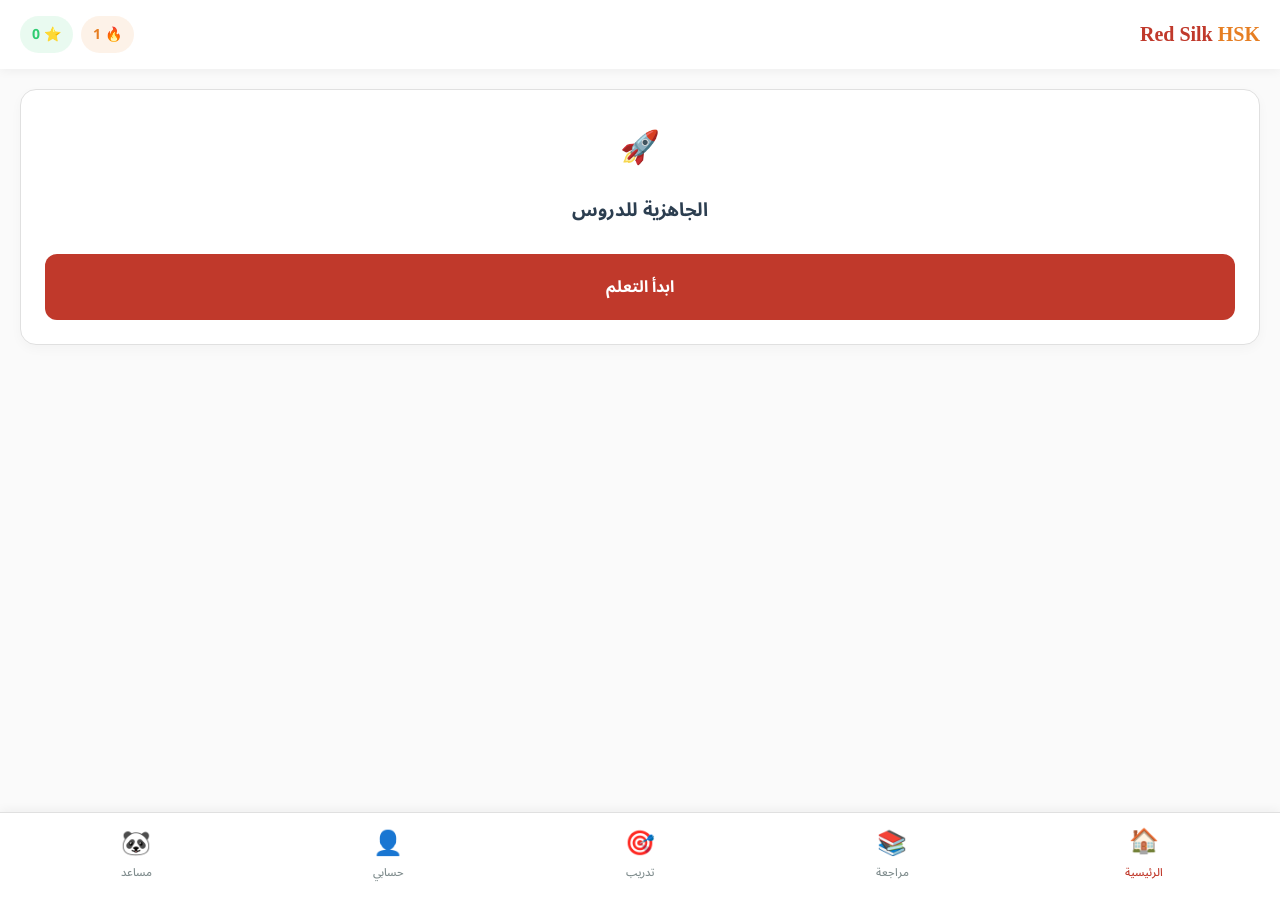
<file: index.html>
<!DOCTYPE html>
<html lang="ar" dir="rtl">
<head>
  <meta charset="UTF-8">
  <meta name="viewport" content="width=device-width, initial-scale=1.0, maximum-scale=1.0, user-scalable=no, viewport-fit=cover">
  <title>Red Silk HSK 1</title>
  <link rel="stylesheet" href="css/style.css">
  <link href="https://fonts.googleapis.com/css2?family=Noto+Sans+Arabic:wght@400;500;700;800&display=swap" rel="stylesheet">
</head>
<body>
  <!-- Header -->
  <header class="app-header">
    <div class="brand-title">Red Silk <span>HSK</span></div>
    <div class="header-status">
      <div class="streak-badge" title="سلسلة الأيام">🔥 <span id="ui-streak">0</span></div>
      <div class="streak-badge" title="نقاط الخبرة" style="background: rgba(46, 204, 113, 0.1); color: #2ECC71;">⭐️ <span id="ui-xp">0</span></div>
    </div>
  </header>

  <!-- Main View Container -->
  <main class="view-container">
    <!-- 1. Home (Guided Path) -->
    <section class="view-section active" id="view-home">
      <div class="shell-card">
        <div style="font-size: 32px; margin-bottom: 8px;">🚀</div>
        <h3>الجاهزية للدروس</h3>
        <button class="btn-primary" id="btn-start-learning">ابدأ التعلم</button>
      </div>
    </section>

    <!-- 2. Review -->
    <section class="view-section" id="view-review">
      <div class="shell-card">
        <div style="font-size: 32px; margin-bottom: 8px;">📚</div>
        <h3>المراجعة</h3>
        <p>نظام التكرار المتباعد للكلمات.</p>
      </div>
    </section>

    <!-- 3. Practice -->
    <section class="view-section" id="view-practice">
      <div class="shell-card">
        <div style="font-size: 32px; margin-bottom: 8px;">🎯</div>
        <h3>التدريب</h3>
        <p>التمارين الشاملة والقواعد.</p>
      </div>
    </section>

    <!-- 4. Profile -->
    <section class="view-section" id="view-profile">
      <div class="shell-card">
        <div style="font-size: 32px; margin-bottom: 8px;">👤</div>
        <h3>الحساب</h3>
        <p>متابعة التقدم والإحصائيات.</p>
      </div>
    </section>

    <!-- 5. Assistant -->
    <section class="view-section" id="view-assistant">
      <div class="shell-card">
        <div style="font-size: 32px; margin-bottom: 8px;">🐼</div>
        <h3>المساعد Xīnlì</h3>
        <p>قريباً (Coming Soon)</p>
      </div>
    </section>
  </main>

  <!-- Bottom Navigation -->
  <nav class="bottom-nav">
    <button class="nav-item active" data-view="home">
      <span class="icon">🏠</span>
      <span class="label">الرئيسية</span>
    </button>
    <button class="nav-item" data-view="review">
      <span class="icon">📚</span>
      <span class="label">مراجعة</span>
    </button>
    <button class="nav-item" data-view="practice">
      <span class="icon">🎯</span>
      <span class="label">تدريب</span>
    </button>
    <button class="nav-item" data-view="profile">
      <span class="icon">👤</span>
      <span class="label">حسابي</span>
    </button>
    <button class="nav-item" data-view="assistant">
      <span class="icon">🐼</span>
      <span class="label">مساعد</span>
    </button>
  </nav>

  <!-- Overlays -->
  <div class="overlay" id="quiz-overlay">
    <div class="overlay-header">
      <button class="overlay-close-btn" aria-label="أغلق">✕</button>
      <div class="overlay-title">جلسة تعليمية</div>
    </div>
    <div class="overlay-body">
      <!-- QuizEngine INJECT -->
    </div>
  </div>

  <!-- Scripts: Proper Scope Order -->
  <script src="js/core/data.js"></script>
  <script src="js/core/progress.js"></script>
  <script src="js/core/learning.js"></script>
  <script src="js/features/quiz.js"></script>
  <script src="js/ui/overlays.js"></script>
  <script src="js/ui/nav.js"></script>
  <script src="js/core/init.js"></script>
</body>
</html>
</file>
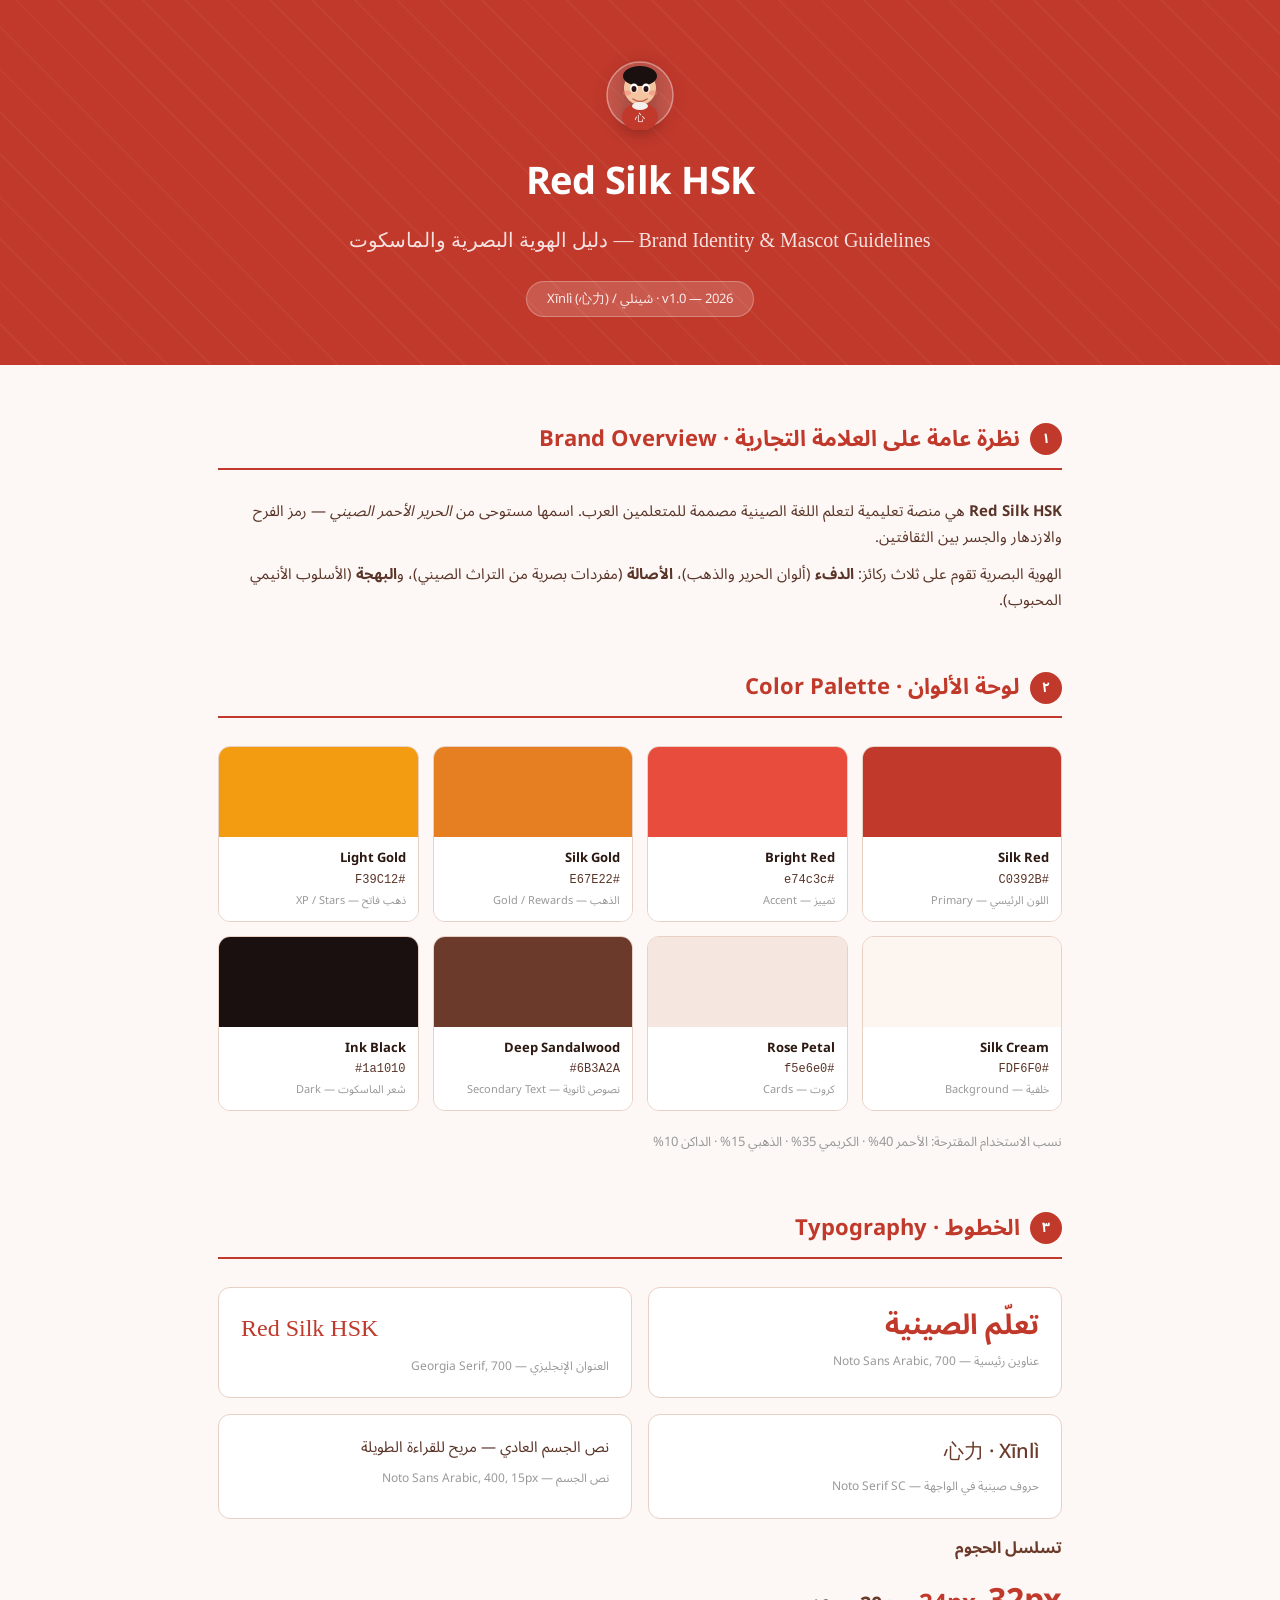
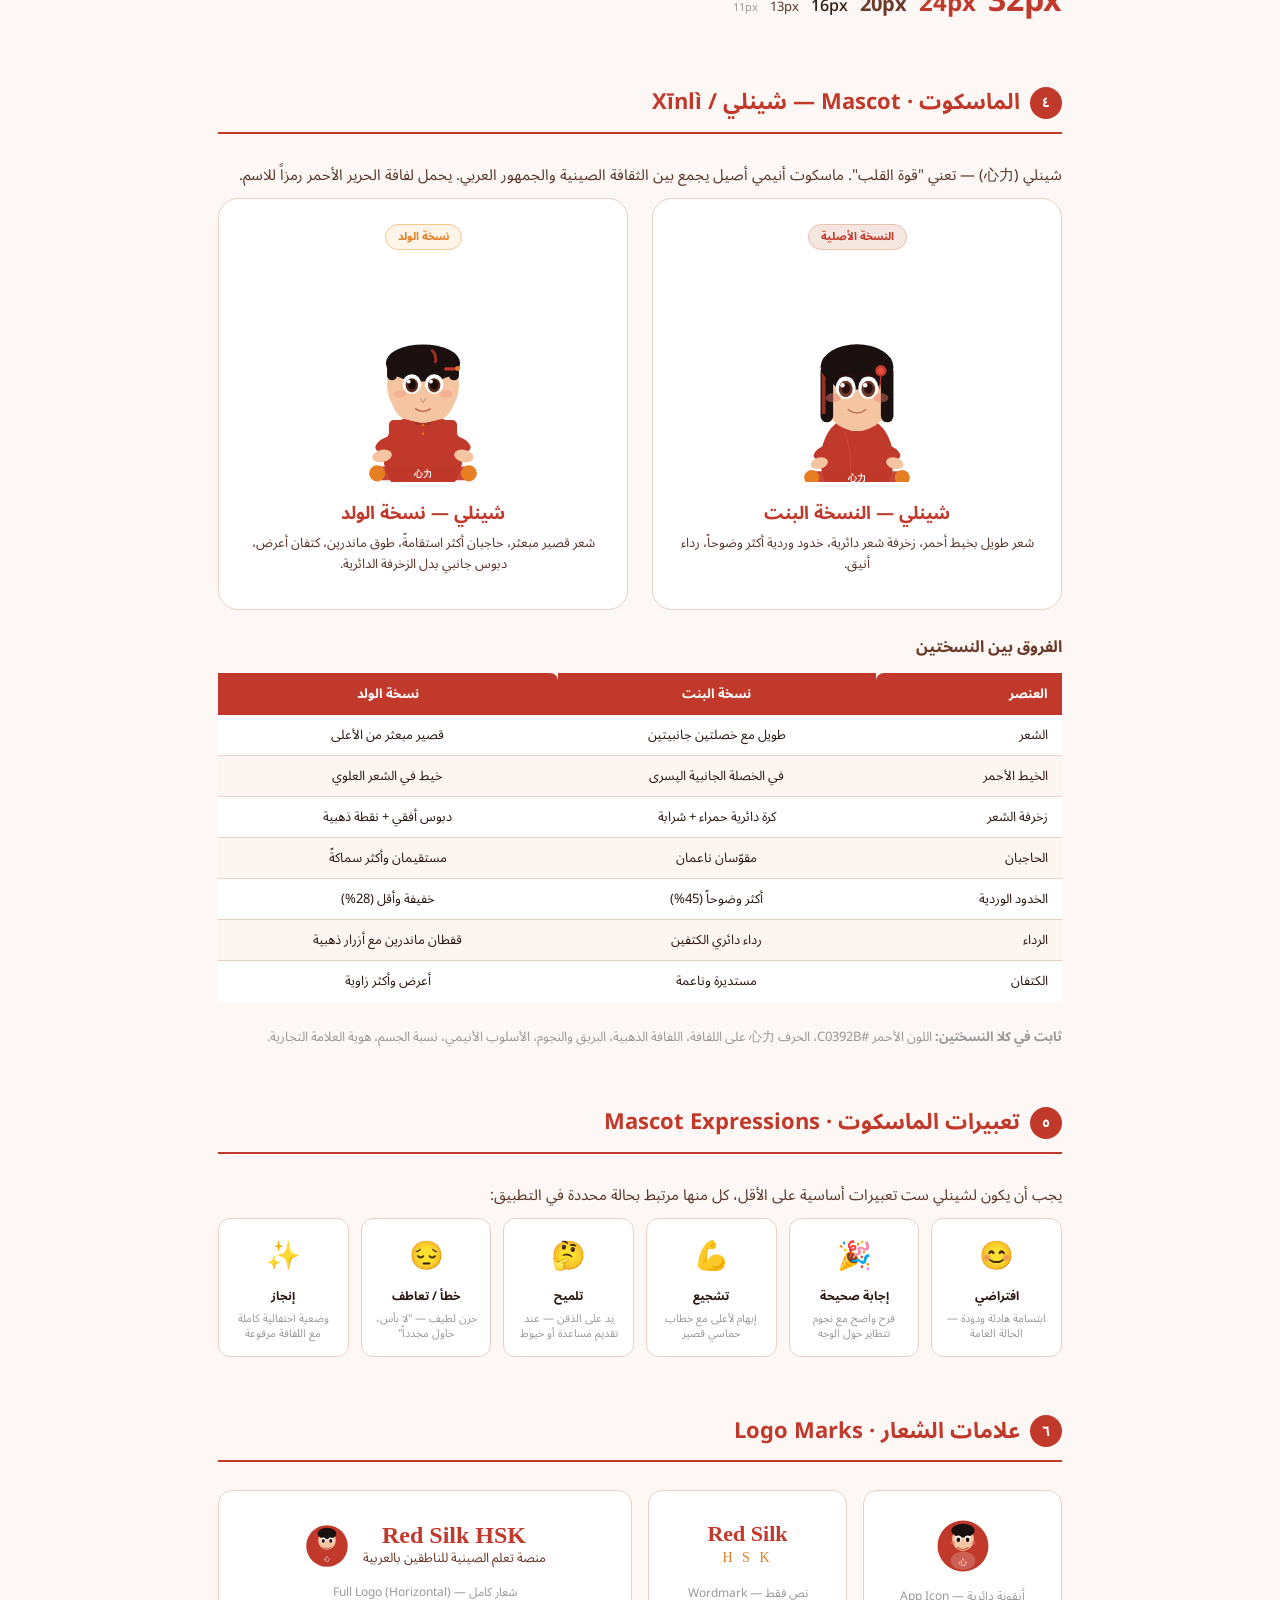
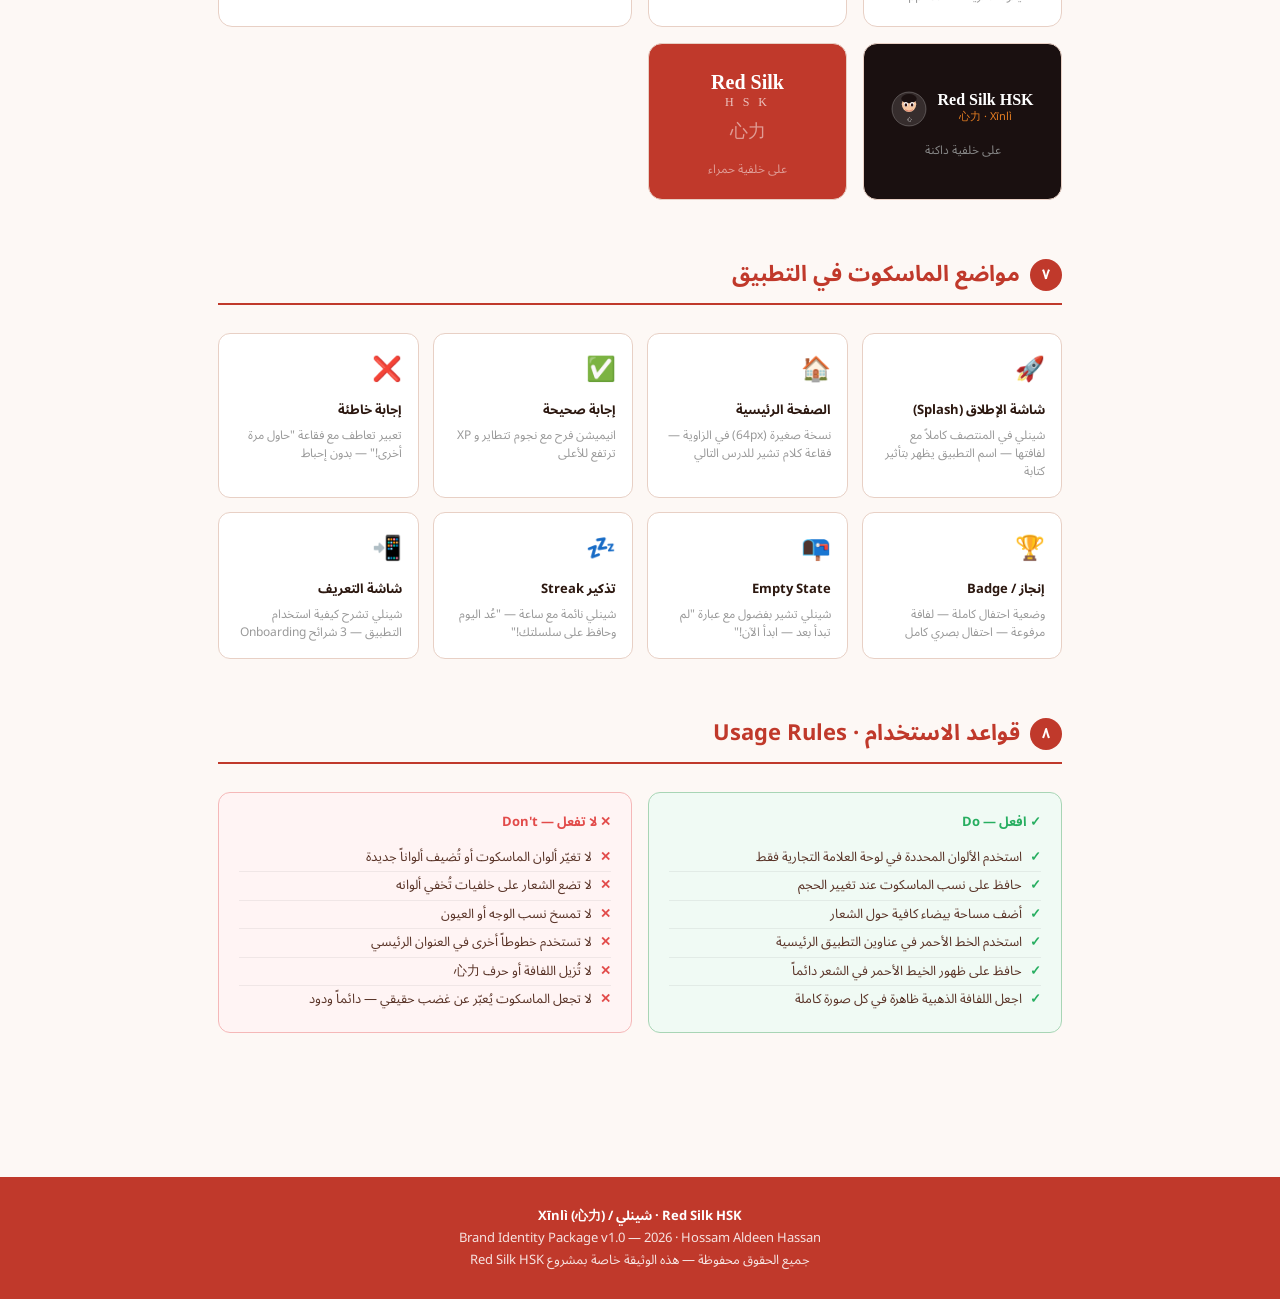
<file: brand_package_red_silk_hsk.html>
<!DOCTYPE html>
<html lang="ar" dir="rtl">
<head>
<meta charset="UTF-8">
<meta name="viewport" content="width=device-width, initial-scale=1.0">
<title>Red Silk HSK — Brand Identity Package</title>
<style>
  @import url('https://fonts.googleapis.com/css2?family=Noto+Sans+Arabic:wght@400;500;700&display=swap');

  *, *::before, *::after { box-sizing: border-box; margin: 0; padding: 0; }

  :root {
    --red:        #C0392B;
    --red-light:  #e74c3c;
    --red-pale:   #FDF6F0;
    --red-soft:   #f5e6e0;
    --gold:       #E67E22;
    --gold-light: #F39C12;
    --dark:       #1a1010;
    --brown:      #6B3A2A;
    --brown-mid:  #c06050;
    --skin:       #F4C5A0;
    --text:       #2c1810;
    --text-mid:   #5a3428;
    --bg:         #FDF8F5;
    --white:      #ffffff;
    --border:     #e8d0c5;
  }

  body {
    font-family: 'Noto Sans Arabic', Georgia, serif;
    background: var(--bg);
    color: var(--text);
    line-height: 1.7;
    font-size: 15px;
  }

  /* ===== COVER ===== */
  .cover {
    background: var(--red);
    color: white;
    text-align: center;
    padding: 60px 40px 48px;
    position: relative;
    overflow: hidden;
  }
  .cover::before {
    content: '';
    position: absolute; inset: 0;
    background: repeating-linear-gradient(
      45deg,
      transparent, transparent 28px,
      rgba(255,255,255,0.04) 28px, rgba(255,255,255,0.04) 30px
    );
  }
  .cover-logo {
    display: inline-flex;
    align-items: center;
    gap: 14px;
    margin-bottom: 20px;
    position: relative;
  }
  .cover-logo svg { filter: drop-shadow(0 2px 8px rgba(0,0,0,0.3)); }
  .cover h1 {
    font-size: 38px;
    font-weight: 700;
    letter-spacing: -0.5px;
    margin-bottom: 8px;
    position: relative;
  }
  .cover .en-title {
    font-family: Georgia, serif;
    font-size: 20px;
    opacity: 0.85;
    margin-bottom: 24px;
    position: relative;
  }
  .cover .version-chip {
    display: inline-block;
    background: rgba(255,255,255,0.18);
    border: 1px solid rgba(255,255,255,0.3);
    border-radius: 20px;
    padding: 6px 20px;
    font-size: 13px;
    opacity: 0.9;
    position: relative;
  }

  /* ===== LAYOUT ===== */
  .page { max-width: 900px; margin: 0 auto; padding: 0 28px 60px; }
  section { margin-top: 56px; }
  h2 {
    font-size: 22px;
    font-weight: 700;
    color: var(--red);
    padding-bottom: 10px;
    border-bottom: 2px solid var(--red);
    margin-bottom: 28px;
    display: flex;
    align-items: center;
    gap: 10px;
  }
  h2 .num {
    background: var(--red);
    color: white;
    width: 32px; height: 32px;
    border-radius: 50%;
    display: flex; align-items: center; justify-content: center;
    font-size: 14px; font-weight: 700;
    flex-shrink: 0;
  }
  h3 { font-size: 16px; font-weight: 700; color: var(--brown); margin-bottom: 12px; }
  p { color: var(--text-mid); line-height: 1.75; margin-bottom: 10px; }

  /* ===== COLORS ===== */
  .color-grid {
    display: grid;
    grid-template-columns: repeat(auto-fill, minmax(160px, 1fr));
    gap: 14px;
    margin-bottom: 20px;
  }
  .color-swatch {
    border-radius: 12px;
    overflow: hidden;
    border: 1px solid var(--border);
  }
  .swatch-block { height: 90px; }
  .swatch-info { padding: 10px 12px; background: white; }
  .swatch-name { font-size: 13px; font-weight: 700; color: var(--text); }
  .swatch-hex  { font-size: 12px; color: var(--text-mid); font-family: monospace; }
  .swatch-role { font-size: 11px; color: #999; margin-top: 2px; }

  /* ===== TYPOGRAPHY ===== */
  .type-row {
    display: grid;
    grid-template-columns: 1fr 1fr;
    gap: 16px;
    margin-bottom: 16px;
  }
  .type-card {
    background: white;
    border: 1px solid var(--border);
    border-radius: 12px;
    padding: 20px 22px;
  }
  .type-sample-ar { font-size: 28px; font-weight: 700; color: var(--red); line-height: 1.3; margin-bottom: 8px; }
  .type-sample-en { font-family: Georgia, serif; font-size: 24px; color: var(--red); margin-bottom: 8px; }
  .type-meta { font-size: 12px; color: #999; }

  /* ===== MASCOTS ===== */
  .mascot-grid {
    display: grid;
    grid-template-columns: 1fr 1fr;
    gap: 24px;
    margin-bottom: 24px;
  }
  .mascot-card {
    background: white;
    border: 1.5px solid var(--border);
    border-radius: 20px;
    padding: 24px;
    text-align: center;
  }
  .mascot-card svg { display: block; margin: 0 auto 16px; }
  .mascot-card h3 { font-size: 18px; color: var(--red); margin-bottom: 4px; }
  .mascot-card p { font-size: 13px; color: var(--text-mid); line-height: 1.6; }
  .mascot-badge {
    display: inline-block;
    background: var(--red-soft);
    color: var(--red);
    font-size: 11px;
    font-weight: 700;
    padding: 3px 12px;
    border-radius: 20px;
    margin-bottom: 12px;
    border: 1px solid #e8c0b0;
  }

  /* ===== EXPRESSIONS ===== */
  .expr-grid {
    display: grid;
    grid-template-columns: repeat(auto-fill, minmax(130px, 1fr));
    gap: 12px;
    margin-bottom: 24px;
  }
  .expr-card {
    background: white;
    border: 1px solid var(--border);
    border-radius: 12px;
    padding: 14px 12px;
    text-align: center;
  }
  .expr-emoji { font-size: 28px; margin-bottom: 6px; }
  .expr-label { font-size: 12px; font-weight: 700; color: var(--text); margin-bottom: 4px; }
  .expr-desc  { font-size: 11px; color: #999; line-height: 1.4; }

  /* ===== LOGO MARKS ===== */
  .logo-grid {
    display: grid;
    grid-template-columns: repeat(auto-fill, minmax(180px, 1fr));
    gap: 16px;
    margin-bottom: 24px;
  }
  .logo-card {
    background: white;
    border: 1px solid var(--border);
    border-radius: 14px;
    padding: 28px 20px 18px;
    text-align: center;
  }
  .logo-card.dark-bg { background: var(--dark); }
  .logo-card.red-bg  { background: var(--red); }
  .logo-label { font-size: 12px; color: #999; margin-top: 14px; }

  /* ===== USAGE RULES ===== */
  .rule-grid {
    display: grid;
    grid-template-columns: 1fr 1fr;
    gap: 16px;
    margin-bottom: 24px;
  }
  .rule-card {
    border-radius: 12px;
    padding: 18px 20px;
    border: 1px solid;
  }
  .rule-card.do   { background: #f0faf4; border-color: #a8d5b5; }
  .rule-card.dont { background: #fff4f4; border-color: #f5b8b8; }
  .rule-card h4   { font-size: 13px; font-weight: 700; margin-bottom: 10px; }
  .rule-card.do   h4  { color: #27ae60; }
  .rule-card.dont h4  { color: #e24b4a; }
  .rule-card ul { list-style: none; padding: 0; }
  .rule-card ul li {
    font-size: 13px; color: var(--text-mid);
    padding: 4px 0;
    border-bottom: 1px solid rgba(0,0,0,0.06);
    display: flex; gap: 8px;
    line-height: 1.5;
  }
  .rule-card ul li:last-child { border-bottom: none; }
  .rule-card.do   ul li::before { content: "✓"; color: #27ae60; font-weight: 700; flex-shrink: 0; }
  .rule-card.dont ul li::before { content: "✕"; color: #e24b4a; font-weight: 700; flex-shrink: 0; }

  /* ===== APP PLACEMENT ===== */
  .placement-grid {
    display: grid;
    grid-template-columns: repeat(auto-fill, minmax(200px, 1fr));
    gap: 14px;
    margin-bottom: 24px;
  }
  .place-card {
    background: white;
    border: 1px solid var(--border);
    border-radius: 12px;
    padding: 16px;
  }
  .place-icon { font-size: 24px; margin-bottom: 8px; }
  .place-title { font-size: 13px; font-weight: 700; color: var(--text); margin-bottom: 6px; }
  .place-desc  { font-size: 12px; color: #999; line-height: 1.5; }

  /* ===== FOOTER ===== */
  .brand-footer {
    background: var(--red);
    color: rgba(255,255,255,0.85);
    text-align: center;
    padding: 28px 20px;
    font-size: 13px;
    margin-top: 60px;
  }
  .brand-footer strong { color: white; }

  /* ===== PRINT ===== */
  @media print {
    .cover { -webkit-print-color-adjust: exact; print-color-adjust: exact; }
    .color-swatch .swatch-block { -webkit-print-color-adjust: exact; print-color-adjust: exact; }
    section { page-break-inside: avoid; }
  }
</style>
</head>
<body>

<!-- COVER -->
<div class="cover">
  <div class="cover-logo">
    <!-- Mini logo mark -->
    <svg width="70" height="70" viewBox="0 0 70 70">
      <circle cx="35" cy="35" r="33" fill="rgba(255,255,255,0.15)" stroke="rgba(255,255,255,0.4)" stroke-width="1.5"/>
      <!-- Head silhouette -->
      <ellipse cx="35" cy="28" rx="16" ry="17" fill="#F4C5A0"/>
      <ellipse cx="35" cy="16" rx="17" ry="10" fill="#1a1010"/>
      <!-- Eyes -->
      <ellipse cx="29" cy="28" rx="4" ry="4.5" fill="white"/>
      <ellipse cx="41" cy="28" rx="4" ry="4.5" fill="white"/>
      <ellipse cx="29" cy="29" rx="2.5" ry="3" fill="#2c1010"/>
      <ellipse cx="41" cy="29" rx="2.5" ry="3" fill="#2c1010"/>
      <!-- Blush -->
      <ellipse cx="22" cy="33" rx="4" ry="2.5" fill="#f08070" opacity="0.5"/>
      <ellipse cx="48" cy="33" rx="4" ry="2.5" fill="#f08070" opacity="0.5"/>
      <!-- Smile -->
      <path d="M28 39 Q35 44 42 39" fill="none" stroke="#c06050" stroke-width="1.5" stroke-linecap="round"/>
      <!-- Body -->
      <ellipse cx="35" cy="57" rx="18" ry="14" fill="#C0392B"/>
      <!-- Collar -->
      <ellipse cx="35" cy="46" rx="8" ry="4" fill="#f5f0eb"/>
      <!-- Heart char -->
      <text x="35" y="61" text-anchor="middle" font-family="serif" font-size="10" fill="white">心</text>
    </svg>
  </div>
  <h1>Red Silk HSK</h1>
  <div class="en-title">Brand Identity & Mascot Guidelines — دليل الهوية البصرية والماسكوت</div>
  <div class="version-chip">v1.0 — 2026 · شينلي / Xīnlì (心力)</div>
</div>

<div class="page">

  <!-- 1. BRAND OVERVIEW -->
  <section>
    <h2><span class="num">١</span> نظرة عامة على العلامة التجارية · Brand Overview</h2>
    <p>
      <strong>Red Silk HSK</strong> هي منصة تعليمية لتعلم اللغة الصينية مصممة للمتعلمين العرب. اسمها مستوحى من
      <em>الحرير الأحمر الصيني</em> — رمز الفرح والازدهار والجسر بين الثقافتين.
    </p>
    <p>
      الهوية البصرية تقوم على ثلاث ركائز: <strong>الدفء</strong> (ألوان الحرير والذهب)،
      <strong>الأصالة</strong> (مفردات بصرية من التراث الصيني)، و<strong>البهجة</strong> (الأسلوب الأنيمي المحبوب).
    </p>
  </section>

  <!-- 2. COLOR PALETTE -->
  <section>
    <h2><span class="num">٢</span> لوحة الألوان · Color Palette</h2>
    <div class="color-grid">
      <div class="color-swatch">
        <div class="swatch-block" style="background:#C0392B;"></div>
        <div class="swatch-info">
          <div class="swatch-name">Silk Red</div>
          <div class="swatch-hex">#C0392B</div>
          <div class="swatch-role">اللون الرئيسي — Primary</div>
        </div>
      </div>
      <div class="color-swatch">
        <div class="swatch-block" style="background:#e74c3c;"></div>
        <div class="swatch-info">
          <div class="swatch-name">Bright Red</div>
          <div class="swatch-hex">#e74c3c</div>
          <div class="swatch-role">تمييز — Accent</div>
        </div>
      </div>
      <div class="color-swatch">
        <div class="swatch-block" style="background:#E67E22;"></div>
        <div class="swatch-info">
          <div class="swatch-name">Silk Gold</div>
          <div class="swatch-hex">#E67E22</div>
          <div class="swatch-role">الذهب — Gold / Rewards</div>
        </div>
      </div>
      <div class="color-swatch">
        <div class="swatch-block" style="background:#F39C12;"></div>
        <div class="swatch-info">
          <div class="swatch-name">Light Gold</div>
          <div class="swatch-hex">#F39C12</div>
          <div class="swatch-role">ذهب فاتح — XP / Stars</div>
        </div>
      </div>
      <div class="color-swatch">
        <div class="swatch-block" style="background:#FDF6F0;"></div>
        <div class="swatch-info">
          <div class="swatch-name">Silk Cream</div>
          <div class="swatch-hex">#FDF6F0</div>
          <div class="swatch-role">خلفية — Background</div>
        </div>
      </div>
      <div class="color-swatch">
        <div class="swatch-block" style="background:#f5e6e0;"></div>
        <div class="swatch-info">
          <div class="swatch-name">Rose Petal</div>
          <div class="swatch-hex">#f5e6e0</div>
          <div class="swatch-role">كروت — Cards</div>
        </div>
      </div>
      <div class="color-swatch">
        <div class="swatch-block" style="background:#6B3A2A;"></div>
        <div class="swatch-info">
          <div class="swatch-name">Deep Sandalwood</div>
          <div class="swatch-hex">#6B3A2A</div>
          <div class="swatch-role">نصوص ثانوية — Secondary Text</div>
        </div>
      </div>
      <div class="color-swatch">
        <div class="swatch-block" style="background:#1a1010;"></div>
        <div class="swatch-info">
          <div class="swatch-name">Ink Black</div>
          <div class="swatch-hex">#1a1010</div>
          <div class="swatch-role">شعر الماسكوت — Dark</div>
        </div>
      </div>
    </div>
    <p style="font-size:13px; color:#999;">
      نسب الاستخدام المقترحة: الأحمر 40% · الكريمي 35% · الذهبي 15% · الداكن 10%
    </p>
  </section>

  <!-- 3. TYPOGRAPHY -->
  <section>
    <h2><span class="num">٣</span> الخطوط · Typography</h2>
    <div class="type-row">
      <div class="type-card">
        <div class="type-sample-ar">تعلّم الصينية</div>
        <div class="type-meta">عناوين رئيسية — Noto Sans Arabic, 700</div>
      </div>
      <div class="type-card">
        <div class="type-sample-en" style="font-family:Georgia,serif; direction:ltr; text-align:left;">Red Silk HSK</div>
        <div class="type-meta">العنوان الإنجليزي — Georgia Serif, 700</div>
      </div>
    </div>
    <div class="type-row">
      <div class="type-card">
        <div style="font-size:20px; color: var(--brown); margin-bottom:8px; font-weight:500;">心力 · Xīnlì</div>
        <div class="type-meta">حروف صينية في الواجهة — Noto Serif SC</div>
      </div>
      <div class="type-card">
        <div style="font-size:15px; color: var(--text-mid); line-height:1.7; margin-bottom:8px;">نص الجسم العادي — مريح للقراءة الطويلة</div>
        <div class="type-meta">نص الجسم — Noto Sans Arabic, 400, 15px</div>
      </div>
    </div>
    <h3>تسلسل الحجوم</h3>
    <div style="display:flex; flex-wrap:wrap; gap:12px; align-items:baseline;">
      <span style="font-size:32px; font-weight:700; color:var(--red);">32px</span>
      <span style="font-size:24px; font-weight:700; color:var(--red);">24px</span>
      <span style="font-size:20px; font-weight:700; color:var(--brown);">20px</span>
      <span style="font-size:16px; font-weight:500; color:var(--text);">16px</span>
      <span style="font-size:13px; color:var(--text-mid);">13px</span>
      <span style="font-size:11px; color:#999;">11px</span>
    </div>
  </section>

  <!-- 4. MASCOT — BOTH VERSIONS -->
  <section>
    <h2><span class="num">٤</span> الماسكوت · Mascot — شينلي / Xīnlì</h2>
    <p>شينلي (心力) — تعني "قوة القلب". ماسكوت أنيمي أصيل يجمع بين الثقافة الصينية والجمهور العربي. يحمل لفافة الحرير الأحمر رمزاً للاسم.</p>

    <div class="mascot-grid">
      <!-- Girl version -->
      <div class="mascot-card">
        <div class="mascot-badge">النسخة الأصلية</div>
        <!-- Inline mascot girl (compact) -->
        <svg width="180" height="220" viewBox="60 55 280 350">
          <ellipse cx="200" cy="370" rx="58" ry="72" fill="#C0392B"/>
          <path d="M178 320 Q195 360 188 400" fill="none" stroke="#e74c3c" stroke-width="1.5" stroke-linecap="round" opacity="0.6"/>
          <ellipse cx="200" cy="310" rx="26" ry="14" fill="#f5f0eb"/>
          <rect x="188" y="295" width="24" height="26" rx="8" fill="#F4C5A0"/>
          <ellipse cx="200" cy="262" rx="56" ry="62" fill="#F4C5A0"/>
          <ellipse cx="200" cy="222" rx="58" ry="36" fill="#1a1010"/>
          <rect x="142" y="220" width="20" height="90" rx="10" fill="#1a1010"/>
          <rect x="238" y="220" width="20" height="90" rx="10" fill="#1a1010"/>
          <rect x="144" y="222" width="6" height="75" rx="3" fill="#C0392B" opacity="0.75"/>
          <ellipse cx="200" cy="228" rx="56" ry="22" fill="#1a1010"/>
          <path d="M154 236 Q168 262 176 255" fill="#1a1010" stroke="none"/>
          <path d="M246 236 Q232 262 224 255" fill="#1a1010" stroke="none"/>
          <circle cx="238" cy="228" r="9" fill="#C0392B"/>
          <circle cx="238" cy="228" r="5" fill="#e74c3c"/>
          <line x1="238" y1="237" x2="236" y2="256" stroke="#C0392B" stroke-width="2" stroke-linecap="round"/>
          <path d="M171 238 Q182 232 193 237" fill="none" stroke="#2c1010" stroke-width="2.8" stroke-linecap="round"/>
          <path d="M207 237 Q218 232 229 238" fill="none" stroke="#2c1010" stroke-width="2.8" stroke-linecap="round"/>
          <ellipse cx="182" cy="255" rx="16" ry="18" fill="white"/>
          <ellipse cx="182" cy="257" rx="11" ry="13" fill="#6B3A2A"/>
          <ellipse cx="182" cy="256" rx="7" ry="8.5" fill="#2c1010"/>
          <ellipse cx="177" cy="251" rx="3.5" ry="3.5" fill="white"/>
          <ellipse cx="218" cy="255" rx="16" ry="18" fill="white"/>
          <ellipse cx="218" cy="257" rx="11" ry="13" fill="#6B3A2A"/>
          <ellipse cx="218" cy="256" rx="7" ry="8.5" fill="#2c1010"/>
          <ellipse cx="213" cy="251" rx="3.5" ry="3.5" fill="white"/>
          <ellipse cx="162" cy="271" rx="12" ry="7" fill="#f08070" opacity="0.45"/>
          <ellipse cx="238" cy="271" rx="12" ry="7" fill="#f08070" opacity="0.45"/>
          <path d="M186 290 Q200 300 214 290" fill="none" stroke="#c06050" stroke-width="2.2" stroke-linecap="round"/>
          <ellipse cx="148" cy="358" rx="18" ry="10" fill="#C0392B" transform="rotate(-25,148,358)"/>
          <ellipse cx="140" cy="375" rx="14" ry="9" fill="#F4C5A0" transform="rotate(-15,140,375)"/>
          <ellipse cx="252" cy="358" rx="18" ry="10" fill="#C0392B" transform="rotate(25,252,358)"/>
          <ellipse cx="260" cy="375" rx="14" ry="9" fill="#F4C5A0" transform="rotate(15,260,375)"/>
          <rect x="128" y="388" width="144" height="20" rx="6" fill="#C0392B" opacity="0.92"/>
          <circle cx="128" cy="398" r="12" fill="#E67E22"/>
          <circle cx="272" cy="398" r="12" fill="#E67E22"/>
          <text x="200" y="403" text-anchor="middle" font-family="serif" font-size="14" fill="white" font-weight="bold">心力</text>
        </svg>
        <h3>شينلي — النسخة البنت</h3>
        <p>شعر طويل بخيط أحمر، زخرفة شعر دائرية، خدود وردية أكثر وضوحاً، رداء أنيق.</p>
      </div>

      <!-- Boy version -->
      <div class="mascot-card">
        <div class="mascot-badge" style="background:#fff4e8; color:#E67E22; border-color:#f5c890;">نسخة الولد</div>
        <svg width="180" height="220" viewBox="55 55 290 355">
          <ellipse cx="200" cy="368" rx="64" ry="70" fill="#C0392B"/>
          <rect x="145" y="310" width="110" height="100" rx="8" fill="#C0392B"/>
          <rect x="186" y="290" width="28" height="28" rx="4" fill="#a93226"/>
          <rect x="192" y="292" width="16" height="22" rx="3" fill="#f5f0eb"/>
          <circle cx="200" cy="296" r="2.5" fill="#E67E22"/>
          <circle cx="200" cy="318" r="2" fill="#E67E22" opacity="0.8"/>
          <circle cx="200" cy="332" r="2" fill="#E67E22" opacity="0.8"/>
          <rect x="187" y="285" width="26" height="24" rx="7" fill="#F4C5A0"/>
          <ellipse cx="200" cy="254" rx="58" ry="60" fill="#F4C5A0"/>
          <path d="M148 265 Q148 295 168 308 Q200 318 232 308 Q252 295 252 265" fill="#F4C5A0"/>
          <ellipse cx="200" cy="218" rx="60" ry="30" fill="#1a1010"/>
          <path d="M170 212 Q180 195 190 205 Q200 190 210 204 Q220 195 230 212" fill="#1a1010"/>
          <rect x="142" y="218" width="16" height="28" rx="8" fill="#1a1010"/>
          <rect x="242" y="218" width="16" height="28" rx="8" fill="#1a1010"/>
          <path d="M215 198 Q222 205 220 216" fill="none" stroke="#C0392B" stroke-width="5" stroke-linecap="round" opacity="0.75"/>
          <path d="M157 228 Q163 242 170 238" fill="#1a1010"/>
          <path d="M243 228 Q237 242 230 238" fill="#1a1010"/>
          <rect x="234" y="225" width="22" height="5" rx="2.5" fill="#C0392B"/>
          <circle cx="256" cy="227" r="4" fill="#E67E22"/>
          <path d="M170 236 Q181 231 194 234" fill="none" stroke="#1a1010" stroke-width="3.5" stroke-linecap="round"/>
          <path d="M206 234 Q219 231 230 236" fill="none" stroke="#1a1010" stroke-width="3.5" stroke-linecap="round"/>
          <ellipse cx="182" cy="252" rx="15" ry="16" fill="white"/>
          <ellipse cx="182" cy="254" rx="10" ry="11.5" fill="#5C2E20"/>
          <ellipse cx="182" cy="253" rx="6.5" ry="8" fill="#1c0c06"/>
          <ellipse cx="177" cy="248" rx="3" ry="3" fill="white"/>
          <ellipse cx="218" cy="252" rx="15" ry="16" fill="white"/>
          <ellipse cx="218" cy="254" rx="10" ry="11.5" fill="#5C2E20"/>
          <ellipse cx="218" cy="253" rx="6.5" ry="8" fill="#1c0c06"/>
          <ellipse cx="213" cy="248" rx="3" ry="3" fill="white"/>
          <ellipse cx="163" cy="268" rx="10" ry="6" fill="#f08070" opacity="0.28"/>
          <ellipse cx="237" cy="268" rx="10" ry="6" fill="#f08070" opacity="0.28"/>
          <path d="M196 275 L200 282 L204 275" fill="none" stroke="#c09080" stroke-width="1.6" stroke-linecap="round" stroke-linejoin="round"/>
          <path d="M188 292 Q200 300 212 292" fill="none" stroke="#c06050" stroke-width="2.2" stroke-linecap="round"/>
          <ellipse cx="144" cy="348" rx="22" ry="11" fill="#C0392B" transform="rotate(-22,144,348)"/>
          <ellipse cx="134" cy="368" rx="16" ry="10" fill="#F4C5A0" transform="rotate(-12,134,368)"/>
          <ellipse cx="256" cy="348" rx="22" ry="11" fill="#C0392B" transform="rotate(22,256,348)"/>
          <ellipse cx="266" cy="368" rx="16" ry="10" fill="#F4C5A0" transform="rotate(12,266,368)"/>
          <rect x="126" y="385" width="148" height="22" rx="7" fill="#C0392B" opacity="0.92"/>
          <circle cx="126" cy="396" r="13" fill="#E67E22"/>
          <circle cx="274" cy="396" r="13" fill="#E67E22"/>
          <text x="200" y="402" text-anchor="middle" font-family="serif" font-size="14" fill="white" font-weight="bold">心力</text>
        </svg>
        <h3>شينلي — نسخة الولد</h3>
        <p>شعر قصير مبعثر، حاجبان أكثر استقامةً، طوق ماندرين، كتفان أعرض، دبوس جانبي بدل الزخرفة الدائرية.</p>
      </div>
    </div>

    <!-- Differences table -->
    <h3>الفروق بين النسختين</h3>
    <table style="width:100%; border-collapse:collapse; font-size:13px; margin-bottom:24px;">
      <thead>
        <tr style="background:var(--red); color:white;">
          <th style="padding:10px 14px; text-align:right; border-radius:8px 0 0 0;">العنصر</th>
          <th style="padding:10px 14px; text-align:center;">نسخة البنت</th>
          <th style="padding:10px 14px; text-align:center; border-radius:0 8px 0 0;">نسخة الولد</th>
        </tr>
      </thead>
      <tbody>
        <tr style="background:white;">
          <td style="padding:9px 14px; border-bottom:1px solid var(--border);">الشعر</td>
          <td style="padding:9px 14px; border-bottom:1px solid var(--border); text-align:center;">طويل مع خصلتين جانبيتين</td>
          <td style="padding:9px 14px; border-bottom:1px solid var(--border); text-align:center;">قصير مبعثر من الأعلى</td>
        </tr>
        <tr style="background:var(--red-pale);">
          <td style="padding:9px 14px; border-bottom:1px solid var(--border);">الخيط الأحمر</td>
          <td style="padding:9px 14px; border-bottom:1px solid var(--border); text-align:center;">في الخصلة الجانبية اليسرى</td>
          <td style="padding:9px 14px; border-bottom:1px solid var(--border); text-align:center;">خيط في الشعر العلوي</td>
        </tr>
        <tr style="background:white;">
          <td style="padding:9px 14px; border-bottom:1px solid var(--border);">زخرفة الشعر</td>
          <td style="padding:9px 14px; border-bottom:1px solid var(--border); text-align:center;">كرة دائرية حمراء + شرابة</td>
          <td style="padding:9px 14px; border-bottom:1px solid var(--border); text-align:center;">دبوس أفقي + نقطة ذهبية</td>
        </tr>
        <tr style="background:var(--red-pale);">
          <td style="padding:9px 14px; border-bottom:1px solid var(--border);">الحاجبان</td>
          <td style="padding:9px 14px; border-bottom:1px solid var(--border); text-align:center;">مقوّسان ناعمان</td>
          <td style="padding:9px 14px; border-bottom:1px solid var(--border); text-align:center;">مستقيمان وأكثر سماكةً</td>
        </tr>
        <tr style="background:white;">
          <td style="padding:9px 14px; border-bottom:1px solid var(--border);">الخدود الوردية</td>
          <td style="padding:9px 14px; border-bottom:1px solid var(--border); text-align:center;">أكثر وضوحاً (45%)</td>
          <td style="padding:9px 14px; border-bottom:1px solid var(--border); text-align:center;">خفيفة وأقل (28%)</td>
        </tr>
        <tr style="background:var(--red-pale);">
          <td style="padding:9px 14px; border-bottom:1px solid var(--border);">الرداء</td>
          <td style="padding:9px 14px; border-bottom:1px solid var(--border); text-align:center;">رداء دائري الكتفين</td>
          <td style="padding:9px 14px; border-bottom:1px solid var(--border); text-align:center;">قفطان ماندرين مع أزرار ذهبية</td>
        </tr>
        <tr style="background:white;">
          <td style="padding:9px 14px;">الكتفان</td>
          <td style="padding:9px 14px; text-align:center;">مستديرة وناعمة</td>
          <td style="padding:9px 14px; text-align:center;">أعرض وأكثر زاوية</td>
        </tr>
      </tbody>
    </table>
    <p style="font-size:13px;color:#999;"><strong>ثابت في كلا النسختين:</strong> اللون الأحمر #C0392B، الحرف 心力 على اللفافة، اللفافة الذهبية، البريق والنجوم، الأسلوب الأنيمي، نسبة الجسم، هوية العلامة التجارية.</p>
  </section>

  <!-- 5. EXPRESSIONS -->
  <section>
    <h2><span class="num">٥</span> تعبيرات الماسكوت · Mascot Expressions</h2>
    <p>يجب أن يكون لشينلي ست تعبيرات أساسية على الأقل، كل منها مرتبط بحالة محددة في التطبيق:</p>
    <div class="expr-grid">
      <div class="expr-card">
        <div class="expr-emoji">😊</div>
        <div class="expr-label">افتراضي</div>
        <div class="expr-desc">ابتسامة هادئة ودودة — الحالة العامة</div>
      </div>
      <div class="expr-card">
        <div class="expr-emoji">🎉</div>
        <div class="expr-label">إجابة صحيحة</div>
        <div class="expr-desc">فرح واضح مع نجوم تتطاير حول الوجه</div>
      </div>
      <div class="expr-card">
        <div class="expr-emoji">💪</div>
        <div class="expr-label">تشجيع</div>
        <div class="expr-desc">إبهام لأعلى مع خطاب حماسي قصير</div>
      </div>
      <div class="expr-card">
        <div class="expr-emoji">🤔</div>
        <div class="expr-label">تلميح</div>
        <div class="expr-desc">يد على الذقن — عند تقديم مساعدة أو خيوط</div>
      </div>
      <div class="expr-card">
        <div class="expr-emoji">😔</div>
        <div class="expr-label">خطأ / تعاطف</div>
        <div class="expr-desc">حزن لطيف — "لا بأس، حاول مجدداً"</div>
      </div>
      <div class="expr-card">
        <div class="expr-emoji">✨</div>
        <div class="expr-label">إنجاز</div>
        <div class="expr-desc">وضعية احتفالية كاملة مع اللفافة مرفوعة</div>
      </div>
    </div>
  </section>

  <!-- 6. LOGO MARKS -->
  <section>
    <h2><span class="num">٦</span> علامات الشعار · Logo Marks</h2>
    <div class="logo-grid">
      <!-- Full logo light -->
      <div class="logo-card" style="display:flex; flex-direction:column; align-items:center;">
        <svg width="54" height="54" viewBox="0 0 70 70">
          <circle cx="35" cy="35" r="33" fill="#C0392B"/>
          <ellipse cx="35" cy="26" rx="14" ry="15" fill="#F4C5A0"/>
          <ellipse cx="35" cy="15" rx="15" ry="9" fill="#1a1010"/>
          <ellipse cx="29" cy="26" rx="4" ry="4.5" fill="white"/>
          <ellipse cx="41" cy="26" rx="4" ry="4.5" fill="white"/>
          <ellipse cx="29" cy="27" rx="2.5" ry="3" fill="#2c1010"/>
          <ellipse cx="41" cy="27" rx="2.5" ry="3" fill="#2c1010"/>
          <ellipse cx="22" cy="31" rx="3.5" ry="2" fill="#f08070" opacity="0.5"/>
          <ellipse cx="48" cy="31" rx="3.5" ry="2" fill="#f08070" opacity="0.5"/>
          <path d="M28 37 Q35 42 42 37" fill="none" stroke="#c06050" stroke-width="1.5" stroke-linecap="round"/>
          <ellipse cx="35" cy="54" rx="16" ry="12" fill="rgba(255,255,255,0.2)"/>
          <text x="35" y="59" text-anchor="middle" font-family="serif" font-size="10" fill="white">心</text>
        </svg>
        <div class="logo-label">أيقونة دائرية — App Icon</div>
      </div>

      <!-- Text mark -->
      <div class="logo-card" style="display:flex; flex-direction:column; align-items:center; justify-content:center;">
        <div style="text-align:center; direction:ltr;">
          <div style="font-family:Georgia,serif; font-size:22px; font-weight:700; color:#C0392B; line-height:1.1;">Red Silk</div>
          <div style="font-family:Georgia,serif; font-size:14px; color:#E67E22; letter-spacing:3px;">H S K</div>
        </div>
        <div class="logo-label">نص فقط — Wordmark</div>
      </div>

      <!-- Full horizontal -->
      <div class="logo-card" style="display:flex; flex-direction:column; align-items:center; justify-content:center; grid-column: span 2;">
        <div style="display:flex; align-items:center; gap:14px; direction:ltr;">
          <svg width="44" height="44" viewBox="0 0 70 70">
            <circle cx="35" cy="35" r="33" fill="#C0392B"/>
            <ellipse cx="35" cy="26" rx="14" ry="15" fill="#F4C5A0"/>
            <ellipse cx="35" cy="15" rx="15" ry="9" fill="#1a1010"/>
            <ellipse cx="29" cy="26" rx="4" ry="4.5" fill="white"/>
            <ellipse cx="41" cy="26" rx="4" ry="4.5" fill="white"/>
            <ellipse cx="29" cy="27" rx="2.5" ry="3" fill="#2c1010"/>
            <ellipse cx="41" cy="27" rx="2.5" ry="3" fill="#2c1010"/>
            <path d="M28 37 Q35 42 42 37" fill="none" stroke="#c06050" stroke-width="1.5" stroke-linecap="round"/>
            <text x="35" y="59" text-anchor="middle" font-family="serif" font-size="10" fill="white">心</text>
          </svg>
          <div>
            <div style="font-family:Georgia,serif; font-size:24px; font-weight:700; color:#C0392B; line-height:1;">Red Silk HSK</div>
            <div style="font-size:13px; color:#6B3A2A; font-family:'Noto Sans Arabic',Georgia,serif;">منصة تعلم الصينية للناطقين بالعربية</div>
          </div>
        </div>
        <div class="logo-label">شعار كامل — Full Logo (Horizontal)</div>
      </div>

      <!-- Dark bg -->
      <div class="logo-card dark-bg" style="display:flex; flex-direction:column; align-items:center; justify-content:center;">
        <div style="display:flex; align-items:center; gap:10px; direction:ltr;">
          <svg width="36" height="36" viewBox="0 0 70 70">
            <circle cx="35" cy="35" r="33" fill="rgba(255,255,255,0.12)" stroke="rgba(255,255,255,0.3)" stroke-width="1.5"/>
            <ellipse cx="35" cy="26" rx="14" ry="15" fill="#F4C5A0"/>
            <ellipse cx="35" cy="15" rx="15" ry="9" fill="#1a1010"/>
            <ellipse cx="29" cy="26" rx="4" ry="4.5" fill="white"/>
            <ellipse cx="41" cy="26" rx="4" ry="4.5" fill="white"/>
            <ellipse cx="29" cy="27" rx="2.5" ry="3" fill="#2c1010"/>
            <ellipse cx="41" cy="27" rx="2.5" ry="3" fill="#2c1010"/>
            <path d="M28 37 Q35 42 42 37" fill="none" stroke="#e07060" stroke-width="1.5" stroke-linecap="round"/>
            <text x="35" y="59" text-anchor="middle" font-family="serif" font-size="10" fill="white" opacity="0.8">心</text>
          </svg>
          <div>
            <div style="font-family:Georgia,serif; font-size:16px; font-weight:700; color:white; line-height:1;">Red Silk HSK</div>
            <div style="font-size:11px; color:#E67E22;">心力 · Xīnlì</div>
          </div>
        </div>
        <div class="logo-label" style="color:#888;">على خلفية داكنة</div>
      </div>

      <!-- Red bg -->
      <div class="logo-card red-bg" style="display:flex; flex-direction:column; align-items:center; justify-content:center;">
        <div style="direction:ltr; text-align:center;">
          <div style="font-family:Georgia,serif; font-size:20px; font-weight:700; color:white; line-height:1;">Red Silk</div>
          <div style="font-family:Georgia,serif; font-size:12px; color:rgba(255,255,255,0.7); letter-spacing:3px;">H S K</div>
          <div style="font-family:serif; font-size:18px; color:rgba(255,255,255,0.5); margin-top:4px;">心力</div>
        </div>
        <div class="logo-label" style="color:rgba(255,255,255,0.5);">على خلفية حمراء</div>
      </div>
    </div>
  </section>

  <!-- 7. APP PLACEMENTS -->
  <section>
    <h2><span class="num">٧</span> مواضع الماسكوت في التطبيق</h2>
    <div class="placement-grid">
      <div class="place-card">
        <div class="place-icon">🚀</div>
        <div class="place-title">شاشة الإطلاق (Splash)</div>
        <div class="place-desc">شينلي في المنتصف كاملاً مع لفافتها — اسم التطبيق يظهر بتأثير كتابة</div>
      </div>
      <div class="place-card">
        <div class="place-icon">🏠</div>
        <div class="place-title">الصفحة الرئيسية</div>
        <div class="place-desc">نسخة صغيرة (64px) في الزاوية — فقاعة كلام تشير للدرس التالي</div>
      </div>
      <div class="place-card">
        <div class="place-icon">✅</div>
        <div class="place-title">إجابة صحيحة</div>
        <div class="place-desc">انيميشن فرح مع نجوم تتطاير و XP ترتفع للأعلى</div>
      </div>
      <div class="place-card">
        <div class="place-icon">❌</div>
        <div class="place-title">إجابة خاطئة</div>
        <div class="place-desc">تعبير تعاطف مع فقاعة "حاول مرة أخرى!" — بدون إحباط</div>
      </div>
      <div class="place-card">
        <div class="place-icon">🏆</div>
        <div class="place-title">إنجاز / Badge</div>
        <div class="place-desc">وضعية احتفال كاملة — لفافة مرفوعة — احتفال بصري كامل</div>
      </div>
      <div class="place-card">
        <div class="place-icon">📭</div>
        <div class="place-title">Empty State</div>
        <div class="place-desc">شينلي تشير بفضول مع عبارة "لم تبدأ بعد — ابدأ الآن!"</div>
      </div>
      <div class="place-card">
        <div class="place-icon">💤</div>
        <div class="place-title">تذكير Streak</div>
        <div class="place-desc">شينلي نائمة مع ساعة — "عُد اليوم وحافظ على سلسلتك!"</div>
      </div>
      <div class="place-card">
        <div class="place-icon">📲</div>
        <div class="place-title">شاشة التعريف</div>
        <div class="place-desc">شينلي تشرح كيفية استخدام التطبيق — 3 شرائح Onboarding</div>
      </div>
    </div>
  </section>

  <!-- 8. USAGE RULES -->
  <section>
    <h2><span class="num">٨</span> قواعد الاستخدام · Usage Rules</h2>
    <div class="rule-grid">
      <div class="rule-card do">
        <h4>✓ افعل — Do</h4>
        <ul>
          <li>استخدم الألوان المحددة في لوحة العلامة التجارية فقط</li>
          <li>حافظ على نسب الماسكوت عند تغيير الحجم</li>
          <li>أضف مساحة بيضاء كافية حول الشعار</li>
          <li>استخدم الخط الأحمر في عناوين التطبيق الرئيسية</li>
          <li>حافظ على ظهور الخيط الأحمر في الشعر دائماً</li>
          <li>اجعل اللفافة الذهبية ظاهرة في كل صورة كاملة</li>
        </ul>
      </div>
      <div class="rule-card dont">
        <h4>✕ لا تفعل — Don't</h4>
        <ul>
          <li>لا تغيّر ألوان الماسكوت أو تُضيف ألواناً جديدة</li>
          <li>لا تضع الشعار على خلفيات تُخفي ألوانه</li>
          <li>لا تمسخ نسب الوجه أو العيون</li>
          <li>لا تستخدم خطوطاً أخرى في العنوان الرئيسي</li>
          <li>لا تُزيل اللفافة أو حرف 心力</li>
          <li>لا تجعل الماسكوت يُعبّر عن غضب حقيقي — دائماً ودود</li>
        </ul>
      </div>
    </div>
  </section>

</div>

<!-- FOOTER -->
<div class="brand-footer">
  <strong>Red Silk HSK · شينلي / Xīnlì (心力)</strong><br>
  Brand Identity Package v1.0 — 2026 · Hossam Aldeen Hassan<br>
  جميع الحقوق محفوظة — هذه الوثيقة خاصة بمشروع Red Silk HSK
</div>

</body>
</html>
</file>
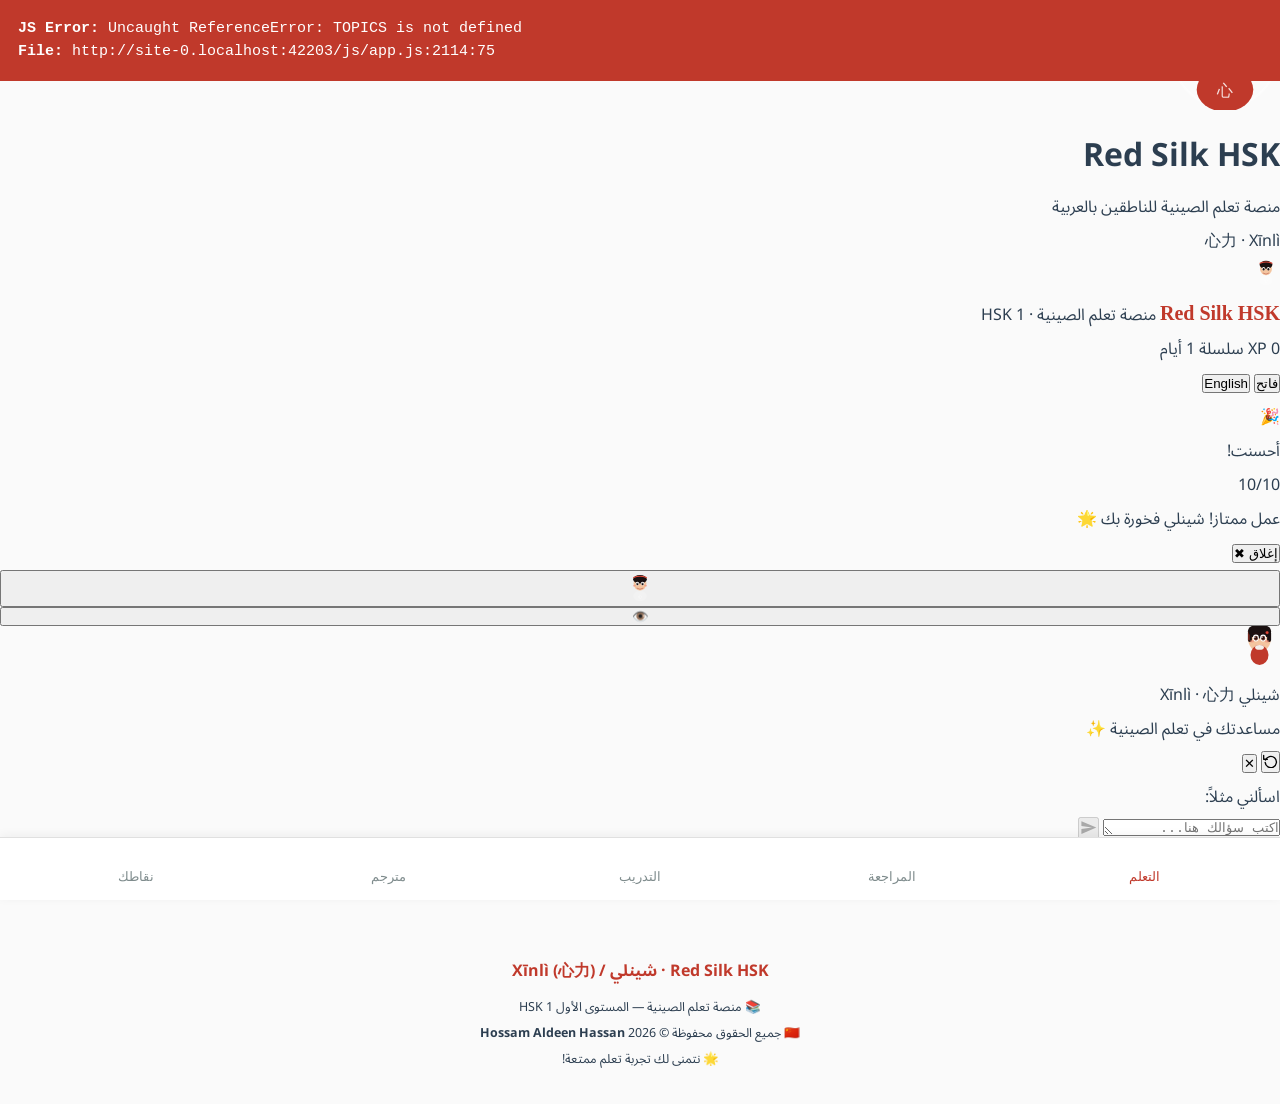
<file: index_legacy.html>
<!DOCTYPE html>
<html lang="ar" dir="rtl">

<head>
  <meta charset="UTF-8">
  <meta name="viewport" content="width=device-width,initial-scale=1.0">
  <title>Red Silk HSK | تعلم الصينية — المستوى الأول</title>

  <!-- Google Fonts — Brand Typography -->
  <link rel="preconnect" href="https://fonts.googleapis.com">
  <link rel="preconnect" href="https://fonts.gstatic.com" crossorigin>
  <link href="https://fonts.googleapis.com/css2?family=Noto+Sans+Arabic:wght@300;400;500;600;700;900&family=Noto+Serif+SC:wght@400;700&family=Lora:ital,wght@0,400;0,600;0,700;1,400&family=Cairo:wght@300;400;600;700;900&family=Noto+Sans+SC:wght@300;400;700&display=swap" rel="stylesheet">

  <link rel="stylesheet" href="css/style.css">
</head>

<body>

  <!-- ======================================================
       JS ERROR OVERLAY (dev helper)
  ======================================================= -->
  <script>
    window.onerror = function (message, source, lineno, colno, error) {
      const errDiv = document.createElement('div');
      errDiv.style.cssText = 'position:fixed;top:0;left:0;width:100%;background:#C0392B;color:white;padding:18px;z-index:999999;font-size:15px;direction:ltr;text-align:left;font-family:monospace;line-height:1.5;';
      errDiv.innerHTML = '<b>JS Error:</b> ' + message + '<br><b>File:</b> ' + source + ':' + lineno + ':' + colno;
      document.body.appendChild(errDiv);
    };
  </script>

  <!-- ======================================================
       SPLASH SCREEN — Red Silk HSK
  ======================================================= -->
  <div id="splash">
    <div class="splash-circles"></div>

    <!-- Mascot (Xinlì / شينلي) -->
    <div class="splash-mascot">
      <svg width="110" height="110" viewBox="0 0 70 70" xmlns="http://www.w3.org/2000/svg">
        <circle cx="35" cy="35" r="33" fill="rgba(255,255,255,0.13)" stroke="rgba(255,255,255,0.35)" stroke-width="1.5"/>
        <!-- Hair -->
        <ellipse cx="35" cy="17" rx="16" ry="10" fill="#1a1010"/>
        <!-- Head -->
        <ellipse cx="35" cy="27" rx="15" ry="16" fill="#F4C5A0"/>
        <!-- Red hair ribbon -->
        <path d="M20 14 Q35 8 50 14" fill="none" stroke="#C0392B" stroke-width="2.5" stroke-linecap="round"/>
        <!-- Eyes white -->
        <ellipse cx="29" cy="27" rx="4"   ry="4.5" fill="white"/>
        <ellipse cx="41" cy="27" rx="4"   ry="4.5" fill="white"/>
        <!-- Pupils -->
        <ellipse cx="29" cy="28" rx="2.5" ry="3"   fill="#1a1010"/>
        <ellipse cx="41" cy="28" rx="2.5" ry="3"   fill="#1a1010"/>
        <!-- Eye shine -->
        <circle  cx="30" cy="26.5" r="1"           fill="white"/>
        <circle  cx="42" cy="26.5" r="1"           fill="white"/>
        <!-- Blush -->
        <ellipse cx="22" cy="32" rx="4" ry="2.5" fill="#f08070" opacity="0.5"/>
        <ellipse cx="48" cy="32" rx="4" ry="2.5" fill="#f08070" opacity="0.5"/>
        <!-- Smile -->
        <path d="M28 38 Q35 43 42 38" fill="none" stroke="#c06050" stroke-width="1.5" stroke-linecap="round"/>
        <!-- Body / robe (red) -->
        <ellipse cx="35" cy="57" rx="18" ry="14" fill="#C0392B"/>
        <!-- Collar -->
        <ellipse cx="35" cy="46" rx="8" ry="4" fill="#f5e8e0"/>
        <!-- Heart/Xinli character on robe -->
        <text x="35" y="61" text-anchor="middle" font-family="serif" font-size="10" fill="rgba(255,255,255,0.85)">心</text>
      </svg>
    </div>

    <div class="splash-title">
      <h1>Red Silk HSK</h1>
      <div class="sub">منصة تعلم الصينية للناطقين بالعربية</div>
      <div class="chin">心力 · Xīnlì</div>
    </div>

    <div class="splash-loader">
      <div class="splash-loader-fill"></div>
    </div>
  </div>

  <!-- ======================================================
       TOPBAR
  ======================================================= -->
  <header class="topbar">
    <div class="topbar-inner">

      <!-- Brand Logo -->
      <div class="brand" onclick="showTab('home')">
        <div class="brand-mark">
          <svg width="28" height="28" viewBox="0 0 70 70" xmlns="http://www.w3.org/2000/svg">
            <ellipse cx="35" cy="27" rx="15" ry="16" fill="#F4C5A0"/>
            <ellipse cx="35" cy="17" rx="16" ry="10" fill="#1a1010"/>
            <path d="M20 13 Q35 7 50 13" fill="none" stroke="#e74c3c" stroke-width="3" stroke-linecap="round"/>
            <ellipse cx="29" cy="27" rx="4"   ry="4.5" fill="white"/>
            <ellipse cx="41" cy="27" rx="4"   ry="4.5" fill="white"/>
            <ellipse cx="29" cy="28" rx="2.5" ry="3"   fill="#1a1010"/>
            <ellipse cx="41" cy="28" rx="2.5" ry="3"   fill="#1a1010"/>
            <path d="M28 38 Q35 43 42 38" fill="none" stroke="#c06050" stroke-width="1.5" stroke-linecap="round"/>
            <ellipse cx="35" cy="56" rx="17" ry="13" fill="rgba(255,255,255,0.2)"/>
            <text x="35" y="60" text-anchor="middle" font-family="serif" font-size="10" fill="rgba(255,255,255,0.9)">心</text>
          </svg>
        </div>
        <div class="brand-text">
          <span class="brand-title" id="brand-title">Red Silk HSK</span>
          <span class="brand-sub">منصة تعلم الصينية · HSK 1</span>
        </div>
      </div>
      <!-- Navigation is at bottom, removed hamburger -->      <!-- Right Actions -->
      <div class="topbar-actions">
        <div class="user-stats">
          <span id="user-xp">0 XP</span>
          <span id="user-streak">🔥 1</span>
        </div>
        <button class="lang-toggle" onclick="toggleTheme()" id="theme-btn">فاتح</button>
        <button class="lang-toggle" onclick="toggleLang()">
          <span id="lang-btn-text">English</span>
        </button>
      </div>

    </div>
  </header>

  <!-- Bottom Navigation (Injected by JS) -->
  <nav class="bottom-nav" id="bottom_nav"></nav>

  <!-- ======================================================
       QUIZ RESULT MODAL
  ======================================================= -->
  <div class="modal" id="modal">
    <div class="min">
      <div class="mem" id="mEm">🎉</div>
      <div class="mt"  id="mT">أحسنت!</div>
      <div class="msc" id="mSc">10/10</div>
      <div class="mmsg" id="mMsg">عمل ممتاز! شينلي فخورة بك 🌟</div>
      <button class="mcl" onclick="document.getElementById('modal').classList.remove('show')">
        إغلاق ✖
      </button>
    </div>
  </div>

  <!-- ======================================================
       FLOATING CONTROLS — Pinyin Toggle + Xinli Button
       Both positioned bottom-left, stacked vertically
  ======================================================= -->

  <!-- Xinlì AI Assistant Button (above the pinyin toggle) -->
  <button
    id="xinli-fab"
    class="xinli-fab"
    onclick="XinliAssistant.open()"
    title="اسأل شينلي Xīnlì"
    aria-label="فتح مساعدة شينلي"
  >
    <!-- Xinlì face SVG -->
    <svg width="30" height="30" viewBox="0 0 70 70" xmlns="http://www.w3.org/2000/svg">
      <ellipse cx="35" cy="27" rx="15" ry="16" fill="#F4C5A0"/>
      <ellipse cx="35" cy="17" rx="16" ry="10" fill="#1a1010"/>
      <path d="M20 13 Q35 7 50 13" fill="none" stroke="#e74c3c" stroke-width="2.5" stroke-linecap="round"/>
      <ellipse cx="29" cy="27" rx="4"   ry="4.5" fill="white"/>
      <ellipse cx="41" cy="27" rx="4"   ry="4.5" fill="white"/>
      <ellipse cx="29" cy="28" rx="2.5" ry="3"   fill="#1a1010"/>
      <ellipse cx="41" cy="28" rx="2.5" ry="3"   fill="#1a1010"/>
      <circle  cx="30" cy="26" r="1"             fill="white"/>
      <circle  cx="42" cy="26" r="1"             fill="white"/>
      <ellipse cx="22" cy="32" rx="3.5" ry="2" fill="#f08070" opacity="0.5"/>
      <ellipse cx="48" cy="32" rx="3.5" ry="2" fill="#f08070" opacity="0.5"/>
      <path d="M28 38 Q35 43 42 38" fill="none" stroke="#c06050" stroke-width="1.5" stroke-linecap="round"/>
      <ellipse cx="35" cy="56" rx="16" ry="12" fill="rgba(255,255,255,0.18)"/>
      <text x="35" y="60" text-anchor="middle" font-family="serif" font-size="9" fill="rgba(255,255,255,0.85)">心</text>
    </svg>
    <!-- Pulsing dot (visible before first open) -->
    <span class="xinli-fab-dot" id="xinli-dot"></span>
    <!-- Pulsing ring animation -->
    <span class="xinli-fab-ring"></span>
  </button>

  <!-- Floating Pinyin Toggle -->
  <button id="floating-py-toggle" class="py-toggle" onclick="togglePinyin()" title="إخفاء/إظهار البينيين">
    <span>👁️</span>
  </button>

  <!-- ======================================================
       XINLI CHAT PANEL
  ======================================================= -->

  <!-- Semi-transparent backdrop — closes panel on click -->
  <div class="xinli-backdrop" id="xinli-backdrop" onclick="XinliAssistant.close()"></div>

  <!-- Chat panel (slides up from bottom on mobile, floats on desktop) -->
  <div class="xinli-panel" id="xinli-panel" role="dialog" aria-modal="true" aria-label="مساعدة شينلي Xīnlì">

    <!-- Header -->
    <div class="xinli-panel-header">
      <!-- Drag handle (mobile) -->
      <div class="xinli-drag-handle"></div>

      <div class="xinli-header-left">
        <!-- Mascot avatar -->
        <div class="xinli-avatar-wrap">
          <svg width="40" height="40" viewBox="130 195 145 200" xmlns="http://www.w3.org/2000/svg">
            <ellipse cx="200" cy="262" rx="56" ry="62" fill="#F4C5A0"/>
            <ellipse cx="200" cy="222" rx="58" ry="36" fill="#1a1010"/>
            <rect x="142" y="220" width="20" height="55" rx="10" fill="#1a1010"/>
            <rect x="238" y="220" width="20" height="55" rx="10" fill="#1a1010"/>
            <rect x="144" y="222" width="6"  height="45" rx="3"  fill="#C0392B" opacity="0.80"/>
            <ellipse cx="200" cy="228" rx="56" ry="22" fill="#1a1010"/>
            <circle cx="238" cy="228" r="8"   fill="#C0392B"/>
            <circle cx="238" cy="228" r="4.5" fill="#e74c3c"/>
            <path d="M168 234 Q182 226 196 232" fill="none" stroke="#2c1010" stroke-width="3" stroke-linecap="round"/>
            <path d="M204 232 Q218 226 232 234" fill="none" stroke="#2c1010" stroke-width="3" stroke-linecap="round"/>
            <ellipse cx="182" cy="255" rx="15" ry="17" fill="white"/>
            <ellipse cx="182" cy="256" rx="10" ry="12" fill="#6B3A2A"/>
            <ellipse cx="182" cy="255" rx="6.5" ry="8" fill="#2c1010"/>
            <ellipse cx="177" cy="251" rx="3"  ry="3"  fill="white"/>
            <ellipse cx="218" cy="255" rx="15" ry="17" fill="white"/>
            <ellipse cx="218" cy="256" rx="10" ry="12" fill="#6B3A2A"/>
            <ellipse cx="218" cy="255" rx="6.5" ry="8" fill="#2c1010"/>
            <ellipse cx="213" cy="251" rx="3"  ry="3"  fill="white"/>
            <ellipse cx="162" cy="271" rx="11" ry="6" fill="#f08070" opacity="0.5"/>
            <ellipse cx="238" cy="271" rx="11" ry="6" fill="#f08070" opacity="0.5"/>
            <path d="M183 292 Q200 304 217 292" fill="none" stroke="#c06050" stroke-width="2.5" stroke-linecap="round"/>
            <ellipse cx="200" cy="340" rx="45" ry="50" fill="#C0392B"/>
            <ellipse cx="200" cy="302" rx="22" ry="12" fill="#f5f0eb"/>
          </svg>
        </div>
        <div class="xinli-header-info">
          <div class="xinli-header-name">شينلي <span class="xinli-header-badge">Xīnlì · 心力</span></div>
          <div class="xinli-header-status" id="xinli-status">مساعدتك في تعلم الصينية ✨</div>
        </div>
      </div>

      <div class="xinli-header-right">
        <button class="xinli-icon-btn" onclick="XinliAssistant.clearHistory()" title="محادثة جديدة" aria-label="محادثة جديدة">
          <svg width="15" height="15" viewBox="0 0 24 24" fill="none" stroke="currentColor" stroke-width="2.2" stroke-linecap="round" stroke-linejoin="round">
            <polyline points="1 4 1 10 7 10"/>
            <path d="M3.51 15a9 9 0 1 0 .49-3.59"/>
          </svg>
        </button>
        <button class="xinli-icon-btn xinli-close-btn" onclick="XinliAssistant.close()" title="إغلاق" aria-label="إغلاق">✕</button>
      </div>
    </div>

    <!-- Messages -->
    <div class="xinli-messages" id="xinli-messages"></div>

    <!-- Suggested prompts (only when chat is empty) -->
    <div class="xinli-suggestions" id="xinli-suggestions">
      <div class="xinli-suggestions-label">اسألني مثلاً:</div>
      <div class="xinli-chips-wrap" id="xinli-chips"></div>
    </div>

    <!-- Input row -->
    <div class="xinli-input-area">
      <div class="xinli-input-row">
        <textarea
          id="xinli-input"
          class="xinli-textarea"
          placeholder="اكتب سؤالك هنا..."
          rows="1"
          maxlength="600"
          dir="rtl"
          onkeydown="XinliAssistant.handleKey(event)"
          oninput="XinliAssistant.autoResize(this)"
        ></textarea>
        <button
          class="xinli-send-btn"
          id="xinli-send"
          onclick="XinliAssistant.send()"
          aria-label="إرسال"
          disabled
        >
          <svg width="17" height="17" viewBox="0 0 24 24" fill="currentColor">
            <path d="M2.01 21L23 12 2.01 3 2 10l15 2-15 2z"/>
          </svg>
        </button>
      </div>
      <div class="xinli-input-hint">Enter للإرسال · Shift+Enter لسطر جديد</div>
    </div>
  </div>

  <!-- ======================================================
       MAIN APP SHELL
  ======================================================= -->
  <div id="app">
    <div id="content">
      <div id="main_area"></div>

      <!-- Footer -->
      <div style="text-align:center;padding:2rem 1.5rem;color:var(--text-3);font-size:.78rem;border-top:1px solid var(--border-2);margin-top:2.5rem;background:var(--red-pale);direction:rtl;">
        <p style="font-size:1rem;color:var(--red);font-family:var(--font-display);font-weight:700;margin-bottom:.4rem;">
          Red Silk HSK · شينلي / Xīnlì (心力)
        </p>
        <p>📚 منصة تعلم الصينية — المستوى الأول HSK 1</p>
        <p>🇨🇳 جميع الحقوق محفوظة © <strong>Hossam Aldeen Hassan</strong> 2026</p>
        <p>🌟 نتمنى لك تجربة تعلم ممتعة!</p>
      </div>
    </div>
  </div>

  <!-- ======================================================
       SCRIPTS
  ======================================================= -->
  <script src="data/full_dict.js"></script>
  <script src="js/progress.js"></script>
  <script src="js/app.js"></script>

  <!-- Splash screen dismiss -->
  <script>
    (function () {
      var splash = document.getElementById('splash');
      if (!splash) return;
      var dismiss = function () {
        splash.classList.add('hide');
        setTimeout(function () {
          if (splash.parentNode) splash.parentNode.removeChild(splash);
        }, 700);
      };
      setTimeout(dismiss, 2400);
    })();
  </script>

  <!-- ======================================================
       XINLI ASSISTANT MODULE
       Calls /.netlify/functions/xinli — API key stays server-side
  ======================================================= -->
  <script>
  var XinliAssistant = (function () {
    'use strict';

    /* ─────────────────────────────────────────────────────────
       STATE
    ───────────────────────────────────────────────────────── */
    var _isOpen       = false;
    var _isLoading    = false;
    var _inCooldown   = false;   // true while rate-limit cooldown is active
    var _cooldownSecs = 0;       // remaining cooldown seconds
    var _cooldownInt  = null;    // setInterval handle
    var _messages     = [];      // { role:'user'|'assistant', content:string }[]
    var _currentTab   = 'home';

    /* ─────────────────────────────────────────────────────────
       SUGGESTION PROMPTS (per section)
    ───────────────────────────────────────────────────────── */
    var PROMPTS = {
      home:       ['كيف أبدأ تعلم الصينية؟', 'ما هو مستوى HSK 1؟', 'أعطيني نصيحة للحفظ'],
      vocab:      ['اشرحي لي هذه الكلمة', 'كيف أنطق هذا الحرف؟', 'أعطيني جملة مثال', 'ما الفرق بين هذه الكلمات؟'],
      grammar:    ['اشرحي هذه القاعدة بمثال', 'كيف أستخدم هذا التركيب؟', 'ما ترتيب الكلمات في الصينية؟'],
      sentences:  ['ترجمي هذه الجملة', 'كيف أنطق هذه الجملة؟', 'اشرحي هذا الحوار'],
      bigexam:    ['ما أهم الكلمات للاختبار؟', 'ساعديني في الاستعداد', 'كيف أتحسن بسرعة؟'],
      flashcards: ['ما أفضل طريقة للمراجعة بالبطاقات؟', 'ساعديني على تذكّر هذه الكلمة'],
      tones:      ['اشرحي النغمات الأربع', 'كيف أميّز بين النغمة الأولى والثانية؟'],
      stories:    ['ساعديني في فهم هذه القصة', 'ما معنى هذه الجملة؟'],
      translator: ['كيف أستخدم المترجم؟', 'ما معنى هذه الكلمة؟'],
      review:     ['ما الكلمات التي يجب أن أراجعها؟', 'ساعديني في مراجعة اليوم'],
    };

    var MASCOT_SVG_SM =
      '<svg width="22" height="22" viewBox="0 0 70 70" xmlns="http://www.w3.org/2000/svg">' +
        '<ellipse cx="35" cy="27" rx="15" ry="16" fill="#F4C5A0"/>' +
        '<ellipse cx="35" cy="17" rx="16" ry="10" fill="#1a1010"/>' +
        '<path d="M20 13 Q35 7 50 13" fill="none" stroke="#e74c3c" stroke-width="2" stroke-linecap="round"/>' +
        '<ellipse cx="29" cy="27" rx="4" ry="4.5" fill="white"/>' +
        '<ellipse cx="41" cy="27" rx="4" ry="4.5" fill="white"/>' +
        '<ellipse cx="29" cy="28" rx="2.5" ry="3" fill="#1a1010"/>' +
        '<ellipse cx="41" cy="28" rx="2.5" ry="3" fill="#1a1010"/>' +
        '<circle cx="30" cy="26" r="1" fill="white"/>' +
        '<circle cx="42" cy="26" r="1" fill="white"/>' +
        '<ellipse cx="22" cy="32" rx="3.5" ry="2" fill="#f08070" opacity="0.5"/>' +
        '<ellipse cx="48" cy="32" rx="3.5" ry="2" fill="#f08070" opacity="0.5"/>' +
        '<path d="M28 38 Q35 43 42 38" fill="none" stroke="#c06050" stroke-width="1.5" stroke-linecap="round"/>' +
      '</svg>';

    /* ─────────────────────────────────────────────────────────
       DOM HELPERS
    ───────────────────────────────────────────────────────── */
    function $id(id) { return document.getElementById(id); }

    function escHtml(s) {
      return String(s)
        .replace(/&/g,'&amp;').replace(/</g,'&lt;')
        .replace(/>/g,'&gt;').replace(/"/g,'&quot;');
    }

    function fmt(text) {
      return escHtml(text)
        .replace(/\*\*(.+?)\*\*/g, '<strong>$1</strong>')
        .replace(/`([^`]+)`/g, '<code class="xinli-inline-code">$1</code>')
        .replace(/\n/g, '<br>');
    }

    /* ─────────────────────────────────────────────────────────
       CONTEXT COLLECTOR
    ───────────────────────────────────────────────────────── */
    function getCtx() {
      var ctx = { tab: _currentTab };
      try {
        if (typeof currentLesson  !== 'undefined') ctx.lesson       = currentLesson;
        if (typeof learnedWords   !== 'undefined') ctx.learnedCount = learnedWords.size;
        if (typeof currentLang    !== 'undefined') ctx.lang         = currentLang;
        if (typeof userProgress   !== 'undefined' && userProgress.stats)
          ctx.xp = userProgress.stats.xp || 0;
        var zhEls = document.querySelectorAll('.vch,.bwc-zh,.dl-zh,.sent-zh,.fc-zh,.wod-zh,.story-line-zh');
        var seen = [];
        zhEls.forEach(function(el) {
          var t = (el.textContent || '').trim();
          if (t && t.length <= 6 && seen.indexOf(t) < 0) seen.push(t);
        });
        if (seen.length) ctx.visibleWords = seen.slice(0, 10);
        var titleEl = document.querySelector('.tph-txt h2,.page-header h2,.section-title');
        if (titleEl) ctx.lessonTopic = (titleEl.textContent || '').trim().slice(0, 60);
      } catch(e) { /* silent */ }
      return ctx;
    }

    /* ─────────────────────────────────────────────────────────
       COOLDOWN — triggered after 429 rate-limit response
       Disables send & chips for COOLDOWN_SECS seconds,
       shows a live countdown in the status bar.
    ───────────────────────────────────────────────────────── */
    var COOLDOWN_SECS = 30;

    function startCooldown() {
      _inCooldown   = true;
      _cooldownSecs = COOLDOWN_SECS;

      setChipsDisabled(true);
      setSendEnabled(false);

      // Tick every second
      _cooldownInt = setInterval(function () {
        _cooldownSecs -= 1;
        if (_cooldownSecs <= 0) {
          // Cooldown finished
          clearInterval(_cooldownInt);
          _cooldownInt = null;
          _inCooldown  = false;
          setStatus('مساعدتك في تعلم الصينية ✨');
          setChipsDisabled(false);
          // Re-enable send only if textarea has text
          var inp = $id('xinli-input');
          setSendEnabled(inp && inp.value.trim().length > 0);
        } else {
          setStatus('⏳ يرجى الانتظار ' + _cooldownSecs + ' ثانية...');
        }
      }, 1000);

      setStatus('⏳ يرجى الانتظار ' + _cooldownSecs + ' ثانية...');
    }

    function setChipsDisabled(disabled) {
      var chips = document.querySelectorAll('.xinli-chip');
      chips.forEach(function(c) {
        c.disabled  = disabled;
        c.style.opacity     = disabled ? '0.45' : '';
        c.style.pointerEvents = disabled ? 'none' : '';
      });
    }

    /* ─────────────────────────────────────────────────────────
       SUGGESTIONS
    ───────────────────────────────────────────────────────── */
    function renderSuggestions() {
      var chips = $id('xinli-chips');
      var sugg  = $id('xinli-suggestions');
      if (!chips) return;
      var prompts = PROMPTS[_currentTab] || PROMPTS.home;
      chips.innerHTML = prompts.map(function(p) {
        return '<button class="xinli-chip" onclick="XinliAssistant.sendQuick(\'' +
          p.replace(/\\/g,'\\\\').replace(/'/g,'\\\'') + '\')">' + escHtml(p) + '</button>';
      }).join('');
      if (sugg) sugg.style.display = _messages.length <= 1 ? '' : 'none';
    }

    /* ─────────────────────────────────────────────────────────
       MESSAGE BUBBLES
    ───────────────────────────────────────────────────────── */
    function renderBubble(msg) {
      var div = document.createElement('div');
      div.className = 'xinli-msg xinli-msg-' + msg.role;
      if (msg.role === 'assistant') {
        div.innerHTML =
          '<div class="xinli-bubble-avatar">' + MASCOT_SVG_SM + '</div>' +
          '<div class="xinli-bubble xinli-bubble-ai">' + fmt(msg.content) + '</div>';
      } else {
        div.innerHTML =
          '<div class="xinli-bubble xinli-bubble-user">' + escHtml(msg.content) + '</div>';
      }
      return div;
    }

    function appendBubble(msg) {
      var c = $id('xinli-messages');
      if (!c) return;
      c.appendChild(renderBubble(msg));
      c.scrollTop = c.scrollHeight;
    }

    /* ─────────────────────────────────────────────────────────
       TYPING INDICATOR
    ───────────────────────────────────────────────────────── */
    var _typingEl = null;

    function showTyping() {
      var c = $id('xinli-messages');
      if (!c) return;
      _typingEl = document.createElement('div');
      _typingEl.className = 'xinli-msg xinli-msg-assistant';
      _typingEl.innerHTML =
        '<div class="xinli-bubble-avatar">' + MASCOT_SVG_SM + '</div>' +
        '<div class="xinli-bubble xinli-bubble-ai xinli-typing">' +
          '<span class="xinli-dot"></span>' +
          '<span class="xinli-dot"></span>' +
          '<span class="xinli-dot"></span>' +
        '</div>';
      c.appendChild(_typingEl);
      c.scrollTop = c.scrollHeight;
    }

    function hideTyping() {
      if (_typingEl && _typingEl.parentNode) {
        _typingEl.parentNode.removeChild(_typingEl);
        _typingEl = null;
      }
    }

    /* ─────────────────────────────────────────────────────────
       WELCOME MESSAGE
    ───────────────────────────────────────────────────────── */
    function showWelcome() {
      var c = $id('xinli-messages');
      if (!c) return;
      c.innerHTML = '';
      var wc = typeof learnedWords !== 'undefined' ? learnedWords.size : 0;
      var welcomes = [
        'أهلاً! أنا **شينلي Xīnlì** (心力 — قوة القلب والعقل) 🌸\nأنا مساعدتك في تعلم الصينية. اسألني عن أي كلمة أو قاعدة أو درس!',
        'مرحباً! أنا **شينلي** 心力، مساعدتك الذكية في Red Silk HSK 🎋\nيمكنك سؤالي عن المفردات والقواعد وطرق الحفظ!',
      ];
      if (wc > 0) {
        welcomes.push('أهلاً! أنا **شينلي Xīnlì** 🌺\nتعلّمتَ **' + wc + ' كلمة** حتى الآن — رائع! كيف يمكنني مساعدتك اليوم?');
      }
      var welcome = welcomes[Math.floor(Math.random() * welcomes.length)];
      _messages = [{ role: 'assistant', content: welcome }];
      appendBubble(_messages[0]);
      renderSuggestions();
    }

    /* ─────────────────────────────────────────────────────────
       OPEN / CLOSE
    ───────────────────────────────────────────────────────── */
    function open() {
      if (_isOpen) return;
      _isOpen = true;
      var panel    = $id('xinli-panel');
      var backdrop = $id('xinli-backdrop');
      var fab      = $id('xinli-fab');
      var dot      = $id('xinli-dot');
      if (panel)    panel.classList.add('xinli-open');
      if (backdrop) backdrop.classList.add('xinli-backdrop-show');
      if (fab)      fab.classList.add('xinli-fab-active');
      if (dot)      dot.style.display = 'none';
      document.body.style.overflow = 'hidden';
      var msgs = $id('xinli-messages');
      if (msgs && msgs.children.length === 0) showWelcome();
      setTimeout(function() {
        var inp = $id('xinli-input');
        if (inp) inp.focus();
      }, 320);
    }

    function close() {
      if (!_isOpen) return;
      _isOpen = false;
      var panel    = $id('xinli-panel');
      var backdrop = $id('xinli-backdrop');
      var fab      = $id('xinli-fab');
      if (panel)    panel.classList.remove('xinli-open');
      if (backdrop) backdrop.classList.remove('xinli-backdrop-show');
      if (fab)      fab.classList.remove('xinli-fab-active');
      document.body.style.overflow = '';
    }

    function clearHistory() {
      // Clear cooldown if active before resetting
      if (_cooldownInt) { clearInterval(_cooldownInt); _cooldownInt = null; }
      _inCooldown = false;
      _isLoading  = false;
      _messages   = [];
      var c = $id('xinli-messages');
      if (c) c.innerHTML = '';
      setStatus('مساعدتك في تعلم الصينية ✨');
      setChipsDisabled(false);
      setSendEnabled(false);
      showWelcome();
    }

    /* ─────────────────────────────────────────────────────────
       SEND  — guarded against double-fire, loading, and cooldown
    ───────────────────────────────────────────────────────── */
    function send() {
      // Hard guards — prevent any duplicate or premature requests
      if (_isLoading || _inCooldown) return;

      var inp  = $id('xinli-input');
      var text = inp ? inp.value.trim() : '';
      if (!text) return;

      // Clear input immediately so the user can't re-send by pressing Enter again
      if (inp) { inp.value = ''; inp.style.height = ''; }
      setSendEnabled(false);

      var userMsg = { role: 'user', content: text };
      _messages.push(userMsg);
      appendBubble(userMsg);

      var sugg = $id('xinli-suggestions');
      if (sugg) sugg.style.display = 'none';

      callAPI();
    }

    function sendQuick(text) {
      // Quick chips also respect the loading/cooldown guard
      if (_isLoading || _inCooldown) return;
      var inp = $id('xinli-input');
      if (inp) inp.value = text;
      send();
    }

    /* ─────────────────────────────────────────────────────────
       API CALL — one request at a time, full error handling
    ───────────────────────────────────────────────────────── */
    function callAPI() {
      _isLoading = true;
      setStatus('شينلي تفكّر... 💭');
      showTyping();

      var payload = {
        messages: _messages.slice(-12),
        context:  getCtx(),
      };

      fetch('/.netlify/functions/xinli', {
        method:  'POST',
        headers: { 'Content-Type': 'application/json' },
        body:    JSON.stringify(payload),
      })
      .then(function(res) {
        return res.json().then(function(data) {
          return { status: res.status, data: data };
        });
      })
      .then(function(result) {
        hideTyping();
        _isLoading = false;

        /* ── Rate limit: start cooldown, show friendly message ── */
        if (result.status === 429 || result.data.error === 'rate_limited') {
          var rlMsg = {
            role: 'assistant',
            content: '⏳ وصلنا للحد الأقصى من الطلبات المسموح بها.\n' +
                     'سأكون جاهزة مجدداً خلال **30 ثانية** — اصبر قليلاً! 😊'
          };
          _messages.push(rlMsg);
          appendBubble(rlMsg);
          startCooldown();
          return;
        }

        /* ── Other errors ── */
        if (result.data.error) {
          var errMsg = { role: 'assistant', content: '⚠️ ' + result.data.error };
          _messages.push(errMsg);
          appendBubble(errMsg);
          setStatus('مساعدتك في تعلم الصينية ✨');
          setSendEnabled(false);
          return;
        }

        /* ── Success ── */
        var reply = { role: 'assistant', content: result.data.reply };
        _messages.push(reply);
        appendBubble(reply);
        setStatus('مساعدتك في تعلم الصينية ✨');
        setSendEnabled(false);
      })
      .catch(function(err) {
        hideTyping();
        _isLoading = false;
        setStatus('مساعدتك في تعلم الصينية ✨');
        setSendEnabled(false);
        console.error('[Xinli] fetch error:', err);
        var errMsg = {
          role: 'assistant',
          content: '⚠️ تعذّر الاتصال بالخادم. تحقق من اتصالك بالإنترنت وحاول مجدداً.'
        };
        _messages.push(errMsg);
        appendBubble(errMsg);
      });
    }

    /* ─────────────────────────────────────────────────────────
       UI HELPERS
    ───────────────────────────────────────────────────────── */
    function setStatus(text) {
      var el = $id('xinli-status');
      if (el) el.textContent = text;
    }

    function setSendEnabled(enabled) {
      var btn = $id('xinli-send');
      if (!btn) return;
      btn.disabled = !enabled;
    }

    function handleKey(e) {
      if (e.key === 'Enter' && !e.shiftKey) {
        e.preventDefault();
        if (!_isLoading && !_inCooldown) send();
      }
    }

    function autoResize(el) {
      el.style.height = 'auto';
      el.style.height = Math.min(el.scrollHeight, 130) + 'px';
      // Only enable send if not loading, not in cooldown, and there is text
      setSendEnabled(el.value.trim().length > 0 && !_isLoading && !_inCooldown);
    }

    /* ─────────────────────────────────────────────────────────
       TAB CHANGE HOOK
    ───────────────────────────────────────────────────────── */
    (function hookShowTab() {
      var orig = window.showTab;
      window.showTab = function(tabId) {
        _currentTab = tabId || 'home';
        if (typeof orig === 'function') orig(tabId);
        if (_isOpen) renderSuggestions();
      };
    })();

    /* Escape closes panel */
    document.addEventListener('keydown', function(e) {
      if (e.key === 'Escape' && _isOpen) close();
    });

    /* ─────────────────────────────────────────────────────────
       PUBLIC API
    ───────────────────────────────────────────────────────── */
    return {
      open:         open,
      close:        close,
      send:         send,
      sendQuick:    sendQuick,
      handleKey:    handleKey,
      autoResize:   autoResize,
      clearHistory: clearHistory,
    };

  }());
  </script>

</body>
</html>
</file>
<file: css/style.css>
:root {
  --red: #C0392B;
  --gold: #E67E22;
  --cream: #FDF6F0;
  --bg-main: #FAFAFA;
  --bg-card: #FFFFFF;
  --text-dark: #2C3E50;
  --text-mid: #7F8C8D;
  --border: #E0E0E0;
  --font-ar: 'Noto Sans Arabic', sans-serif;
  --font-en: Georgia, serif;
  --safe-bottom: env(safe-area-inset-bottom, 20px);
}
* { margin: 0; padding: 0; box-sizing: border-box; -webkit-tap-highlight-color: transparent; }
body { font-family: var(--font-ar); background: var(--bg-main); color: var(--text-dark); display: flex; flex-direction: column; height: 100vh; overflow: hidden; }

/* Header */
.app-header { display: flex; justify-content: space-between; align-items: center; padding: 16px 20px; background: var(--bg-card); box-shadow: 0 2px 10px rgba(0,0,0,0.05); z-index: 10; padding-top: max(16px, env(safe-area-inset-top)); }
.brand-title { font-family: var(--font-en); font-size: 20px; font-weight: bold; color: var(--red); }
.brand-title span { color: var(--gold); }
.header-status { display: flex; gap: 8px; }
.streak-badge { background: rgba(230, 126, 34, 0.1); color: var(--gold); padding: 4px 12px; border-radius: 20px; font-weight: bold; font-size: 14px; display: flex; align-items: center; gap: 4px; }

/* Main Views */
.view-container { flex: 1; overflow-y: auto; overflow-x: hidden; position: relative; background: var(--bg-main); }
.view-section { display: none; padding: 20px; padding-bottom: calc(80px + var(--safe-bottom)); animation: fadeIn 0.3s ease; }
.view-section.active { display: block; }

.shell-card { background: var(--bg-card); padding: 24px; border-radius: 16px; box-shadow: 0 4px 12px rgba(0,0,0,0.03); border: 1px solid var(--border); text-align: center; margin-bottom: 16px; }
.shell-card h3 { color: var(--text-dark); margin-bottom: 8px; }
.shell-card p { color: var(--text-mid); font-size: 14px; line-height: 1.6; }

.btn-primary { width: 100%; background: var(--red); color: white; border: none; padding: 16px; border-radius: 12px; font-family: var(--font-ar); font-size: 16px; font-weight: bold; cursor: pointer; transition: transform 0.2s, background 0.2s; margin-top: 16px; }
.btn-primary:active { transform: scale(0.98); background: #A93226; }
.btn-primary:disabled { opacity: 0.6; cursor: not-allowed; }

/* Bottom Nav */
.bottom-nav { position: fixed; bottom: 0; left: 0; right: 0; background: var(--bg-card); display: flex; justify-content: space-around; padding: 8px 10px calc(8px + var(--safe-bottom)); box-shadow: 0 -2px 10px rgba(0,0,0,0.05); z-index: 50; border-top: 1px solid var(--border); }
.nav-item { flex: 1; display: flex; flex-direction: column; align-items: center; justify-content: center; background: none; border: none; color: var(--text-mid); padding: 8px 0; cursor: pointer; transition: color 0.2s; }
.nav-item .icon { font-size: 24px; margin-bottom: 4px; transition: transform 0.2s; }
.nav-item .label { font-size: 11px; font-weight: 500; font-family: var(--font-ar); }
.nav-item.active { color: var(--red); }
.nav-item.active .icon { transform: translateY(-2px); }

/* Overlays */
.overlay { position: fixed; top: 0; left: 0; right: 0; bottom: 0; background: var(--bg-main); z-index: 100; display: flex; flex-direction: column; transform: translateY(100%); transition: transform 0.3s cubic-bezier(0.4, 0, 0.2, 1); }
.overlay.active { transform: translateY(0); }
.overlay-header { display: flex; align-items: center; justify-content: center; padding: 16px 20px; padding-top: max(16px, env(safe-area-inset-top)); background: var(--bg-card); border-bottom: 1px solid var(--border); position: relative; }
.overlay-close-btn { position: absolute; left: 20px; top: max(16px, env(safe-area-inset-top)); background: none; border: none; font-size: 20px; color: var(--text-mid); cursor: pointer; padding: 4px 8px; border-radius: 8px; }
.overlay-title { font-weight: bold; color: var(--text-dark); font-size: 16px; }
.overlay-body { flex: 1; overflow-y: auto; padding: 20px; padding-bottom: calc(var(--safe-bottom) + 20px); }

/* Quiz UI */
.step-card { background: white; border-radius: 16px; padding: 32px 20px; text-align: center; box-shadow: 0 4px 16px rgba(0,0,0,0.05); border: 1px solid var(--border); }
.hz-large { font-size: 64px; color: var(--text-dark); line-height: 1.2; font-family: var(--font-en); }
.hz-medium { font-family: var(--font-en); font-size: 24px; }
.py-text { font-size: 20px; color: var(--red); margin-top: 8px; font-weight: 500; }
.q-title { font-size: 16px; color: var(--text-mid); font-weight: 700; margin-top: 16px; }
.explain-box { margin-top: 16px; padding: 16px; background: var(--cream); border-radius: 12px; }
.options-grid { display: grid; grid-template-columns: 1fr; gap: 12px; margin-top: 16px; }
.option-btn { background: #fff; border: 2px solid var(--border); padding: 16px; border-radius: 12px; font-size: 16px; font-family: var(--font-ar); cursor: pointer; color: var(--text-dark); font-weight: bold; transition: all 0.2s; }
.option-btn:active { background: var(--border); }
.option-btn:disabled { opacity: 1; cursor: default; }

.audio-btn-large { font-size: 48px; cursor: pointer; display: inline-block; padding: 20px; background: var(--cream); border-radius: 50%; transition: transform 0.2s; }
.audio-btn-large:active { transform: scale(0.95); }

.tf-grid { display: grid; grid-template-columns: 1fr 1fr; gap: 16px; margin-top: 16px; }
.btn-tf { padding: 16px; border-radius: 12px; font-size: 18px; font-weight: bold; border: none; cursor: pointer; color: white; transition: transform 0.2s; }
.btn-tf:active { transform: scale(0.95); }
.btn-tf:disabled { opacity: 0.8; cursor: default; }
.btn-tf.correct { background: #2ECC71; }
.btn-tf.wrong { background: #E74C3C; }
.tf-ar { font-size: 24px; font-weight: bold; color: var(--text-dark); margin-top: 16px; }

/* Match System */
.match-grid { display: flex; gap: 16px; justify-content: space-between; }
.match-col { display: flex; flex-direction: column; gap: 12px; flex: 1; }
.match-btn { background: #fff; border: 2px solid var(--border); padding: 12px; border-radius: 12px; font-size: 16px; font-weight: bold; cursor: pointer; transition: 0.2s; color: var(--text-dark); font-family: var(--font-ar); }
.match-chi { font-family: var(--font-en); font-size: 22px; }
.match-btn.selected { border-color: var(--gold); background: var(--cream); transform: scale(0.96); }
.match-btn.matched { border-color: #2ECC71; background: #2ECC71; color: white; cursor: default; opacity: 0.6; }
.match-btn.wrong-match { border-color: #E74C3C; background: #E74C3C; color: white; animation: shake 0.3s ease; }

.quiz-header { margin-bottom: 24px; }
.quiz-progress-bar { width: 100%; height: 8px; background: var(--border); border-radius: 4px; overflow: hidden; }
.quiz-progress-bar .fill { height: 100%; background: var(--gold); transition: width 0.3s ease; }

/* Utils */
.mt-2 { margin-top: 8px; }
.mt-4 { margin-top: 16px; }
.pt-2 { padding-top: 8px; }
.full-width { width: 100%; }
.text-gray { color: var(--text-mid); }
.text-sm { font-size: 14px; }
.fade-in { animation: fadeIn 0.3s ease; }

@keyframes fadeIn { from { opacity: 0; transform: translateY(5px); } to { opacity: 1; transform: translateY(0); } }
@keyframes shake { 0%, 100% {transform: translateX(0);} 25% {transform: translateX(-5px);} 75% {transform: translateX(5px);} }
</file>
